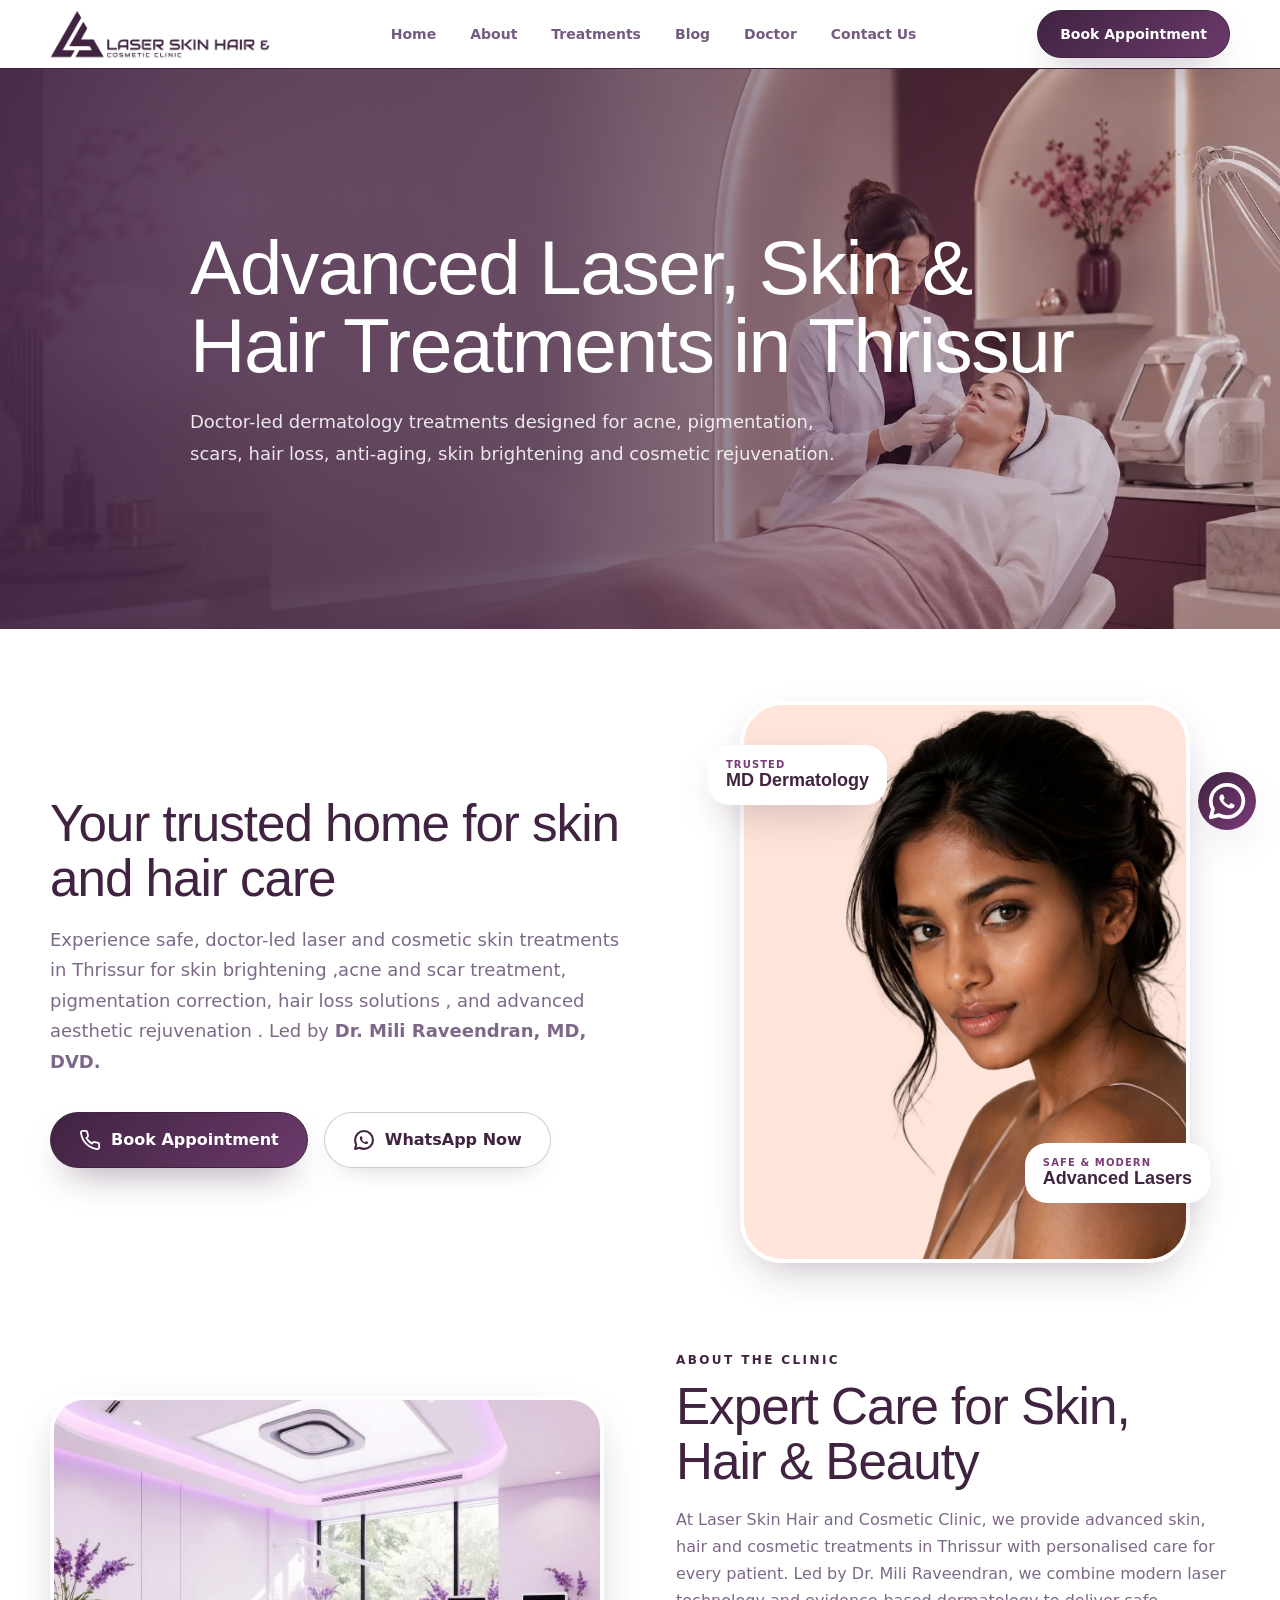
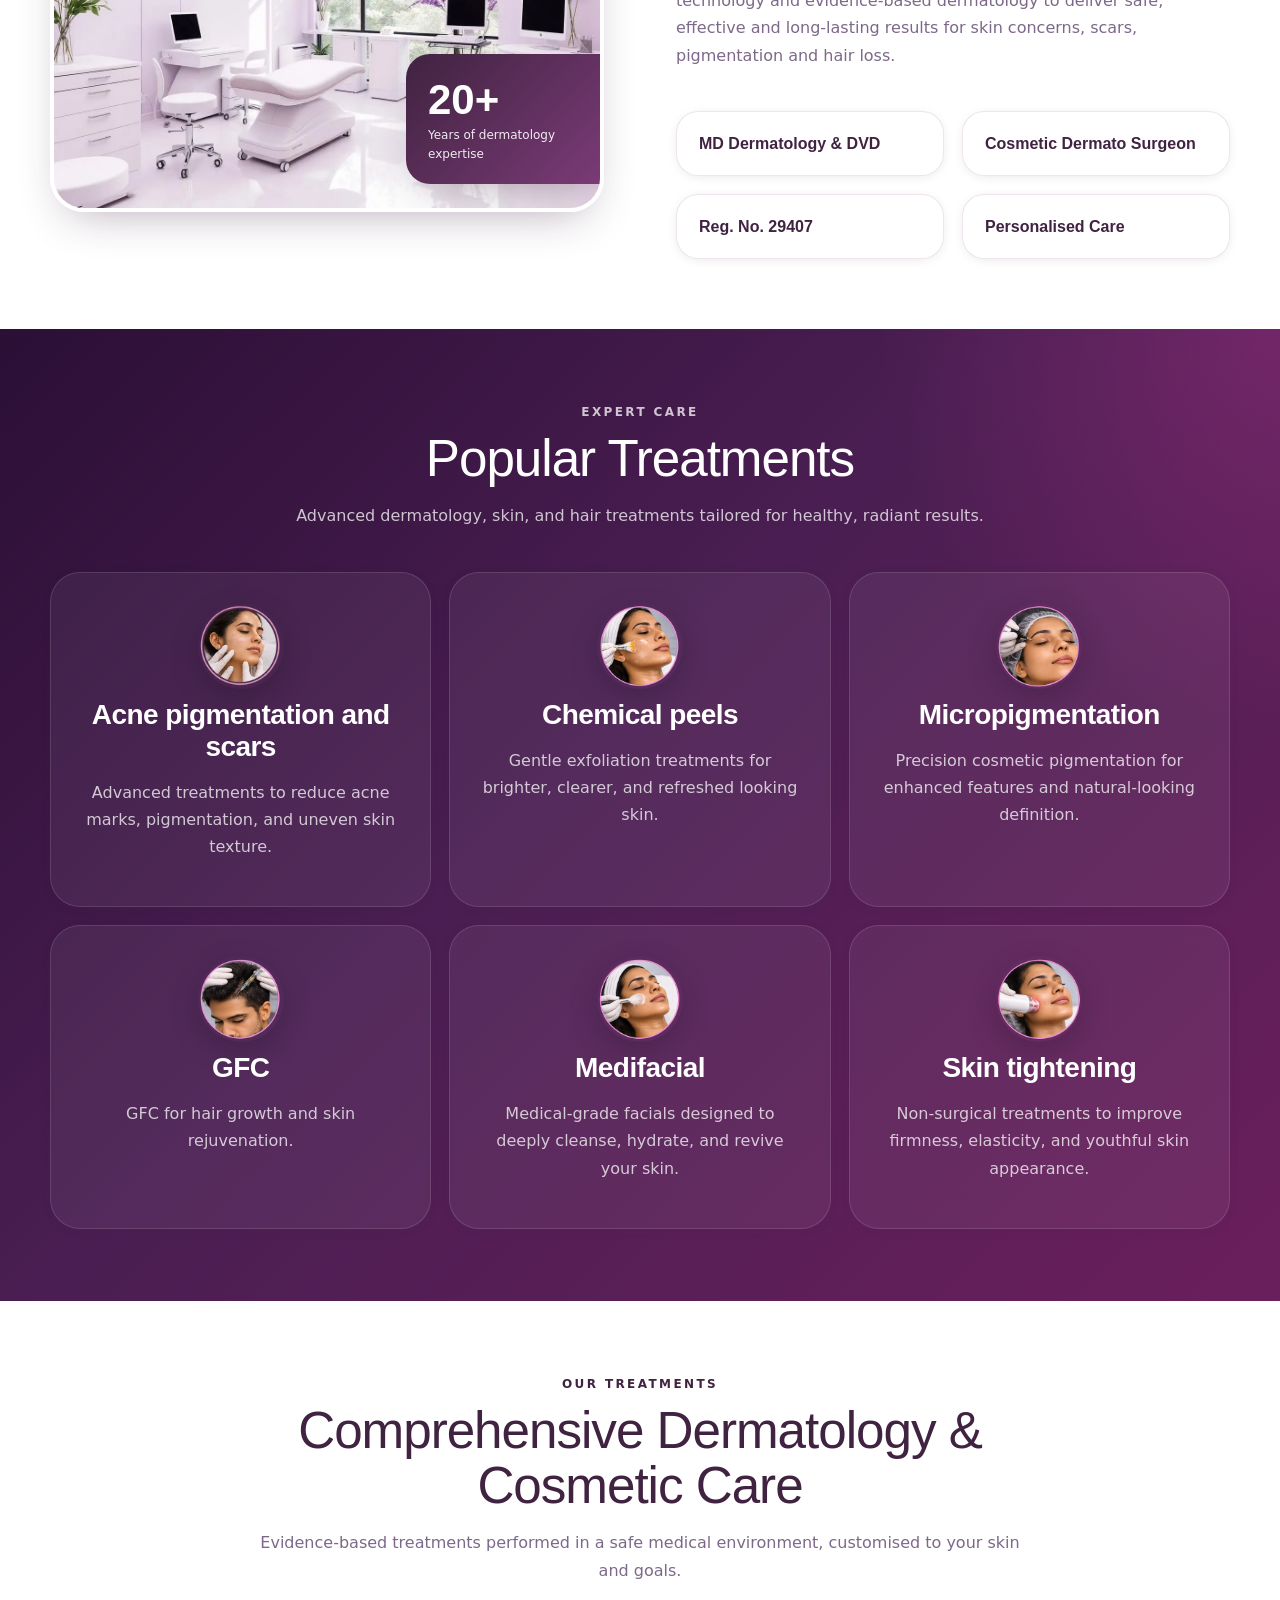
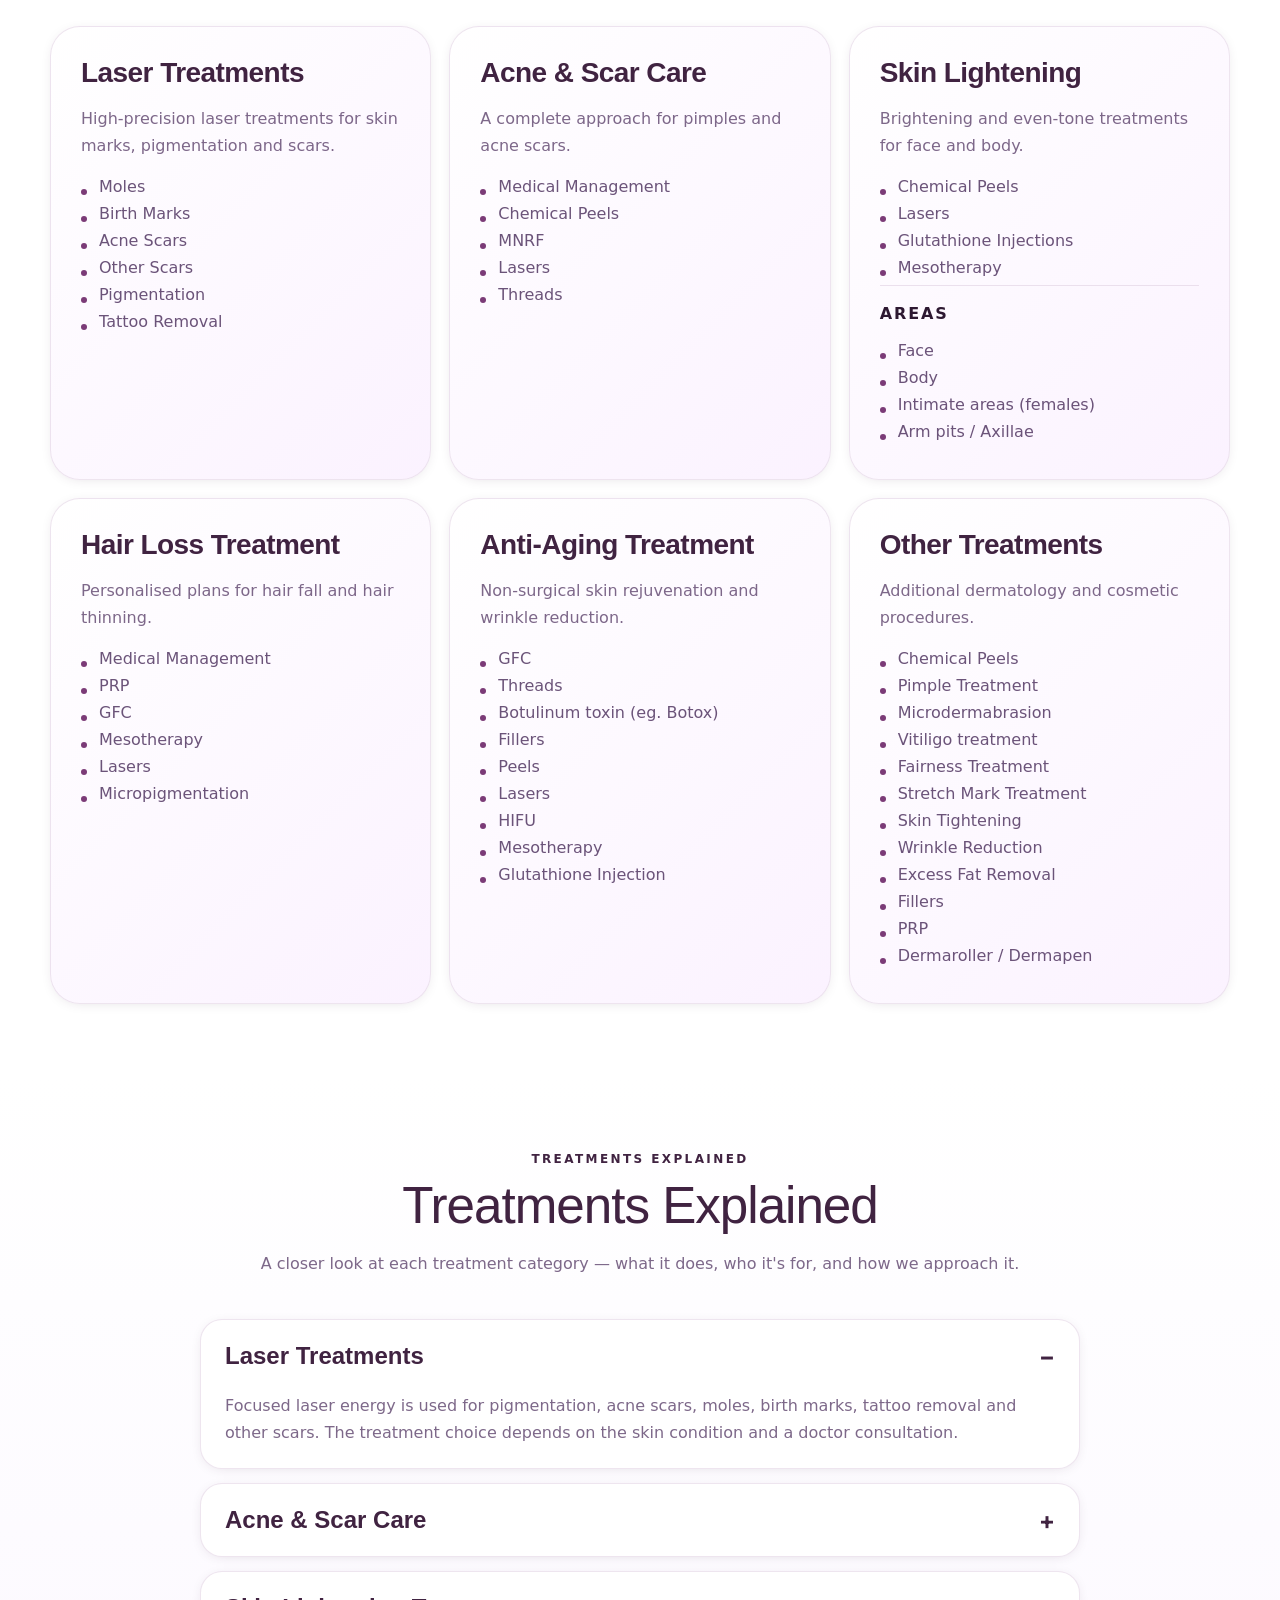
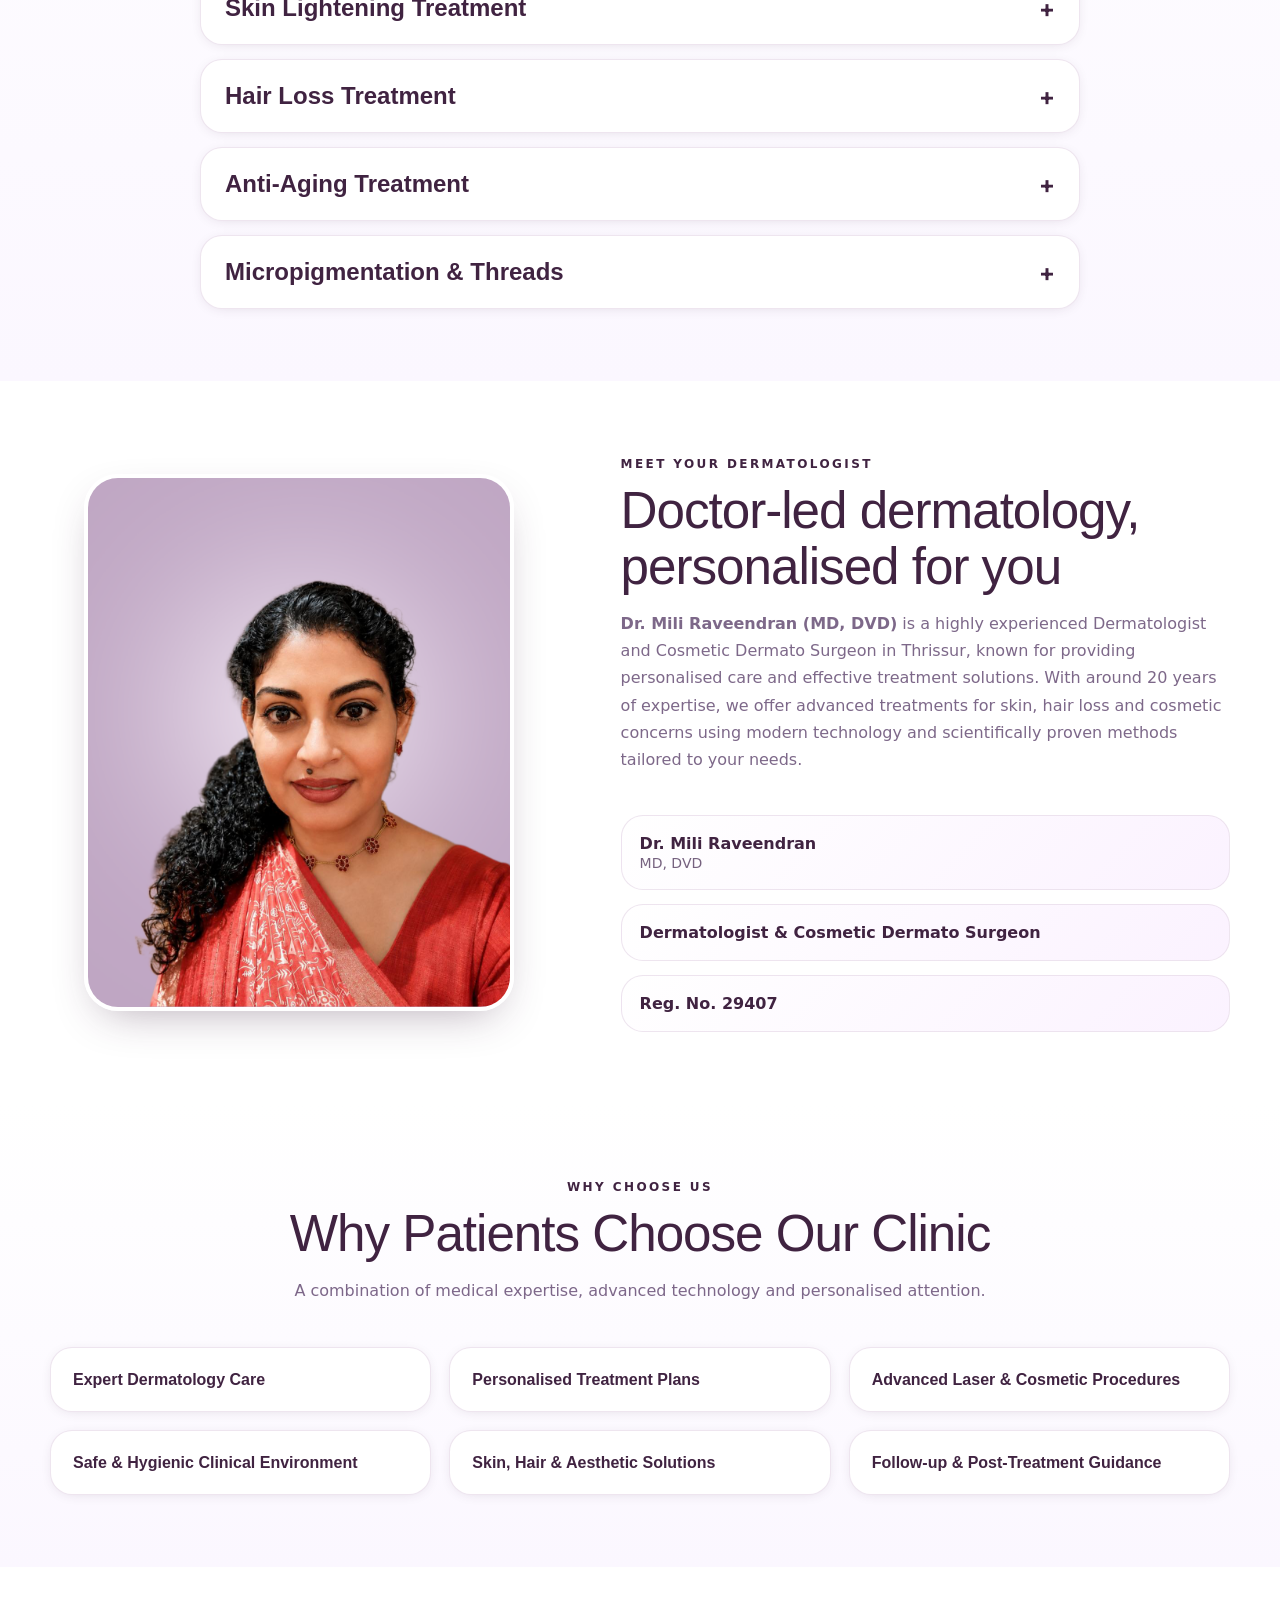
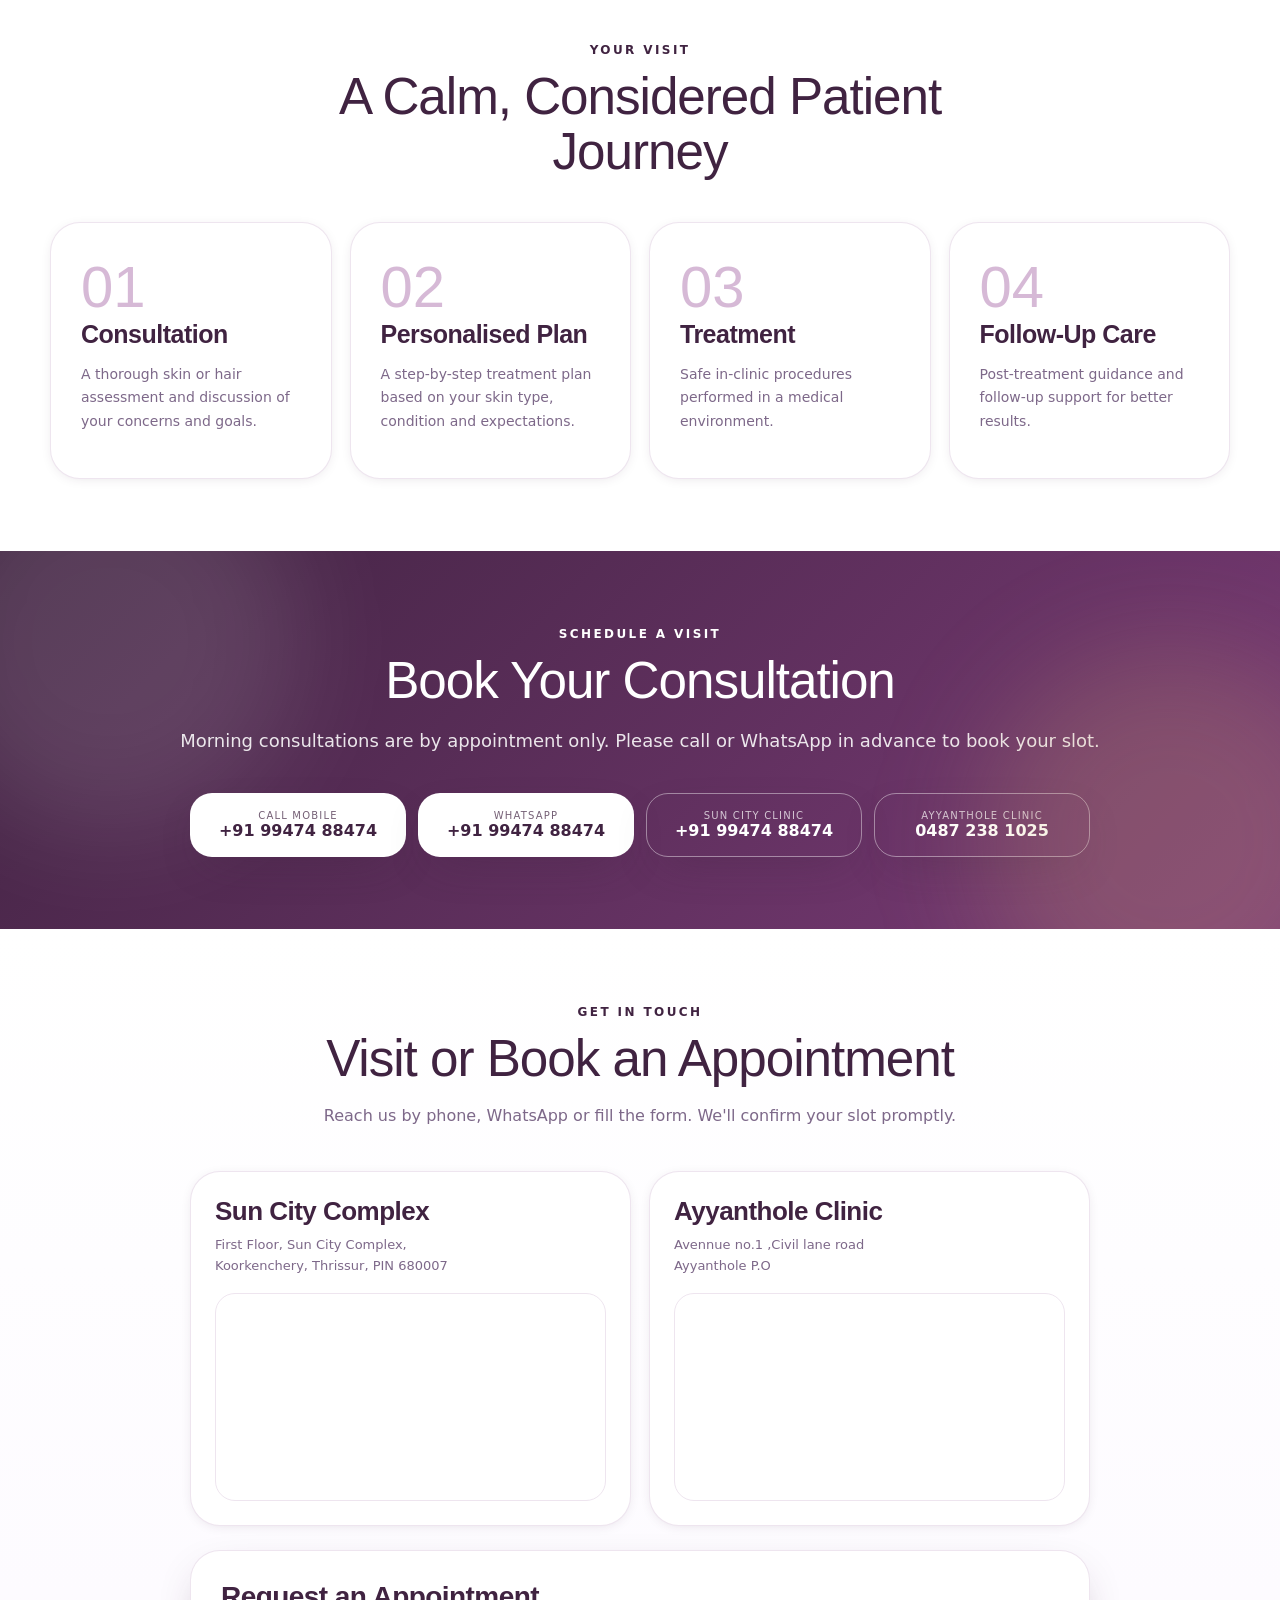
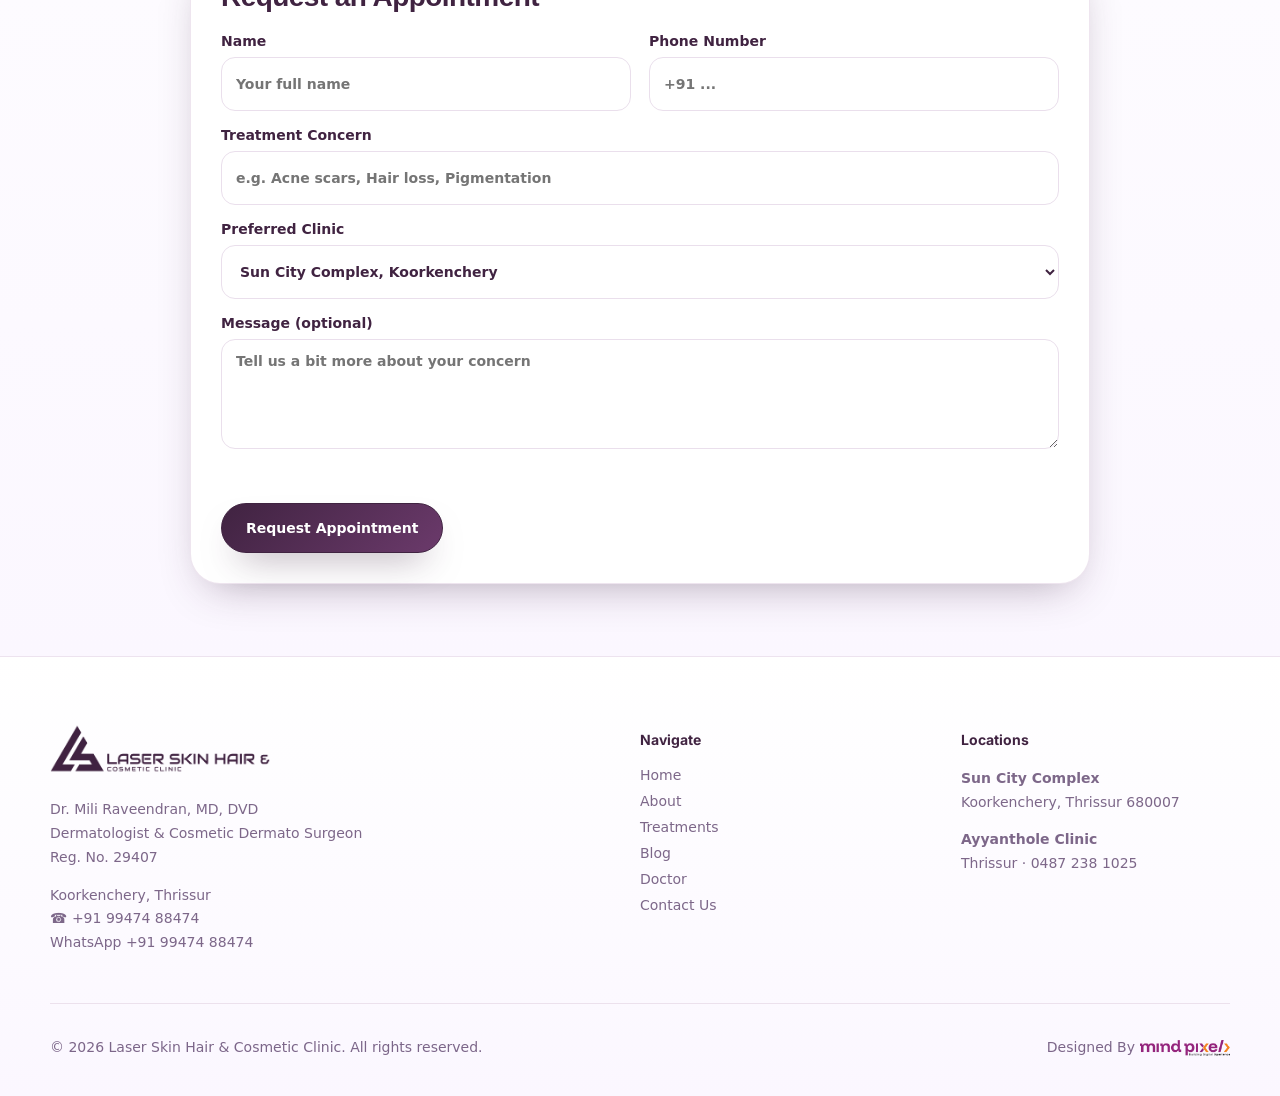
<file: index.html>
<!doctype html>
<html lang="en">

<head>

<!-- Google Tag Manager -->
<script>(function(w,d,s,l,i){w[l]=w[l]||[];w[l].push({'gtm.start':
new Date().getTime(),event:'gtm.js'});var f=d.getElementsByTagName(s)[0],
j=d.createElement(s),dl=l!='dataLayer'?'&l='+l:'';j.async=true;j.src=
'https://www.googletagmanager.com/gtm.js?id='+i+dl;f.parentNode.insertBefore(j,f);
})(window,document,'script','dataLayer','GTM-T8WS7QXZ');</script>
<!-- End Google Tag Manager -->


  <meta charset="utf-8" />
  <meta name="viewport" content="width=device-width, initial-scale=1" />
  <title>Best Laser Treatments in Thrissur | Skin & Hair Clinic</title>
  <meta name="description"
    content="Get advanced laser treatments in Thrissur for skin rejuvenation, hair removal, acne scars, pigmentation, and more at Laser Skin Hair & Cosmetic Clinic." />
  <link rel="preconnect" href="https://fonts.googleapis.com">
  <link rel="preconnect" href="https://fonts.gstatic.com" crossorigin>
  <link
    href="https://fonts.googleapis.com/css2?family=Cormorant+Garamond:wght@400;500;600;700&family=Inter:wght@300;400;500;600;700&display=swap"
    rel="stylesheet">
  <link rel="shortcut icon" type="image/x-icon" href="assets/images/fav-icon.webp" />
  <link rel="stylesheet" href="styles.css" />
</head>

<body>

<!-- Google Tag Manager (noscript) -->
<noscript><iframe src="https://www.googletagmanager.com/ns.html?id=GTM-T8WS7QXZ"
height="0" width="0" style="display:none;visibility:hidden"></iframe></noscript>
<!-- End Google Tag Manager (noscript) -->


  <!-- PRELOADER -->
  <div id="preloader">
    <img src="assets/images/main-logo-inverse.webp" alt="Laser Skin Hair & Cosmetic Clinic" />
  </div>
  <!--  -->


  <header class="site-header">
    <div class="container header-inner">
      <a class="brand" href="/" aria-label="Laser Skin Clinic home">
        <img class="brand-logo" src="assets/images/main-logo.webp" alt="Laser Skin Hair & Cosmetic Clinic">
      </a>

      <nav class="desktop-nav" aria-label="Main navigation">
        <a href="/">Home</a>
        <a href="/?scroll=about" data-scroll="about">About</a>
        <a href="/treatments">Treatments</a>
        <a href="/blogs">Blog</a>
        <a href="/?scroll=doctor" data-scroll="doctor">Doctor</a>
        <a href="/?scroll=contact" data-scroll="contact">Contact Us</a>
      </nav>

      <a class="btn btn-primary desktop-cta" href="tel:+919947488474">Book Appointment</a>
      <button class="menu-toggle" type="button" aria-label="Open menu" aria-expanded="false">☰</button>
    </div>
    <nav class="mobile-nav" aria-label="Mobile navigation">
      <a href="/">Home</a>
      <a href="/?scroll=about" data-scroll="about">About</a>
      <a href="/treatments">Treatments</a>
      <a href="/" data-scroll="services">Services</a>
      <a href="/blogs">Blog</a>
      <a href="/?scroll=doctor" data-scroll="doctor">Doctor</a>
      <a href="/?scroll=contact" data-scroll="contact">Contact Us</a>
      <a class="btn btn-primary" href="tel:+919947488474">Book Appointment</a>
    </nav>
  </header>

  <main>
    <section class="main-banner home-page-banner" id="home">
      <div class="main-banner-overlay"></div>

      <div class="container main-banner-content">
        <h1>Advanced Laser, Skin & Hair Treatments in Thrissur</h1>
        <p>
          Doctor-led dermatology treatments designed for acne, pigmentation, scars,
          hair loss, anti-aging, skin brightening and cosmetic rejuvenation.
        </p>

        <!-- <div class="treatment-hero-actions">
          <a class="btn btn-primary" href="tel:+919947488474">Book Appointment</a>
          <a class="btn btn-light" href="https://wa.me/919947488474" target="_blank" rel="noopener">
            WhatsApp Now
          </a>
        </div> -->
      </div>
    </section>

    <section class="hero">
      <div class="container hero-grid">
        <div class="hero-copy">
          <!-- <div class="pill">Dermatologist-led care · Thrissur</div> -->
          <h2>Your trusted home for skin and hair care</h2>
          <p>Experience safe, doctor-led laser and cosmetic skin treatments in Thrissur for skin brightening ,acne and
            scar treatment, pigmentation correction, hair loss solutions , and advanced aesthetic rejuvenation . Led by
            <b>Dr. Mili Raveendran, MD, DVD.</b>
          </p>
          <div class="button-row">
            <a class="btn btn-primary" href="tel:+919947488474">
              <svg viewBox="0 0 24 24" fill="none" aria-hidden="true">
                <path
                  d="M22 16.92v3a2 2 0 0 1-2.18 2A19.8 19.8 0 0 1 11.19 18.85a19.5 19.5 0 0 1-6-6A19.8 19.8 0 0 1 2.12 4.18 2 2 0 0 1 4.11 2h3a2 2 0 0 1 2 1.72c.13.96.35 1.89.66 2.78a2 2 0 0 1-.45 2.11L8.05 9.88a16 16 0 0 0 6.07 6.07l1.27-1.27a2 2 0 0 1 2.11-.45c.89.31 1.82.53 2.78.66A2 2 0 0 1 22 16.92z"
                  stroke="currentColor" stroke-width="2" stroke-linecap="round" stroke-linejoin="round" />
              </svg>
              Book Appointment
            </a>

            <a class="btn btn-light" href="https://wa.me/919947488474" target="_blank" rel="noopener">
              <svg viewBox="0 0 32 32" fill="none" aria-hidden="true">
                <path
                  d="M16.04 3C8.86 3 3.02 8.84 3.02 16.02c0 2.3.6 4.55 1.75 6.52L3 29l6.62-1.73a13 13 0 0 0 6.42 1.64h.01c7.18 0 13.02-5.84 13.02-13.02C29.07 8.84 23.23 3 16.04 3z"
                  stroke="currentColor" stroke-width="3" stroke-linejoin="round"></path>
                <path
                  d="M21.45 18.72c-.3-.15-1.76-.87-2.03-.97-.27-.1-.47-.15-.67.15-.2.3-.77.97-.95 1.17-.17.2-.35.22-.65.07-.3-.15-1.26-.46-2.4-1.48-.89-.79-1.49-1.77-1.66-2.07-.17-.3-.02-.46.13-.61.13-.13.3-.35.45-.52.15-.18.2-.3.3-.5.1-.2.05-.37-.02-.52-.07-.15-.67-1.62-.92-2.22-.24-.58-.49-.5-.67-.51h-.57c-.2 0-.52.07-.8.37-.27.3-1.05 1.02-1.05 2.5s1.07 2.9 1.22 3.1c.15.2 2.1 3.2 5.08 4.49.71.31 1.26.49 1.69.63.71.23 1.36.2 1.87.12.57-.08 1.76-.72 2.01-1.42.25-.7.25-1.3.17-1.42-.08-.13-.27-.2-.57-.35z"
                  fill="currentColor"></path>
              </svg>
              WhatsApp Now
            </a>
          </div>
        </div>
        <div class="hero-image-wrap">
          <div class="hero-image">
            <img src="assets/images/hero.png" alt="Premium dermatology and skincare in Thrissur" />
          </div>
          <div class="floating-card card-left"><small>Trusted</small><b>MD Dermatology</b></div>
          <div class="floating-card card-right"><small>Safe & Modern</small><b>Advanced Lasers</b></div>
        </div>
      </div>
    </section>

    <section class="section about-clinic-section" id="about">
      <div class="container two-col">
        <div class="image-card about-image">
          <img src="assets/images/clinic.webp" alt="Modern dermatology clinic interior" loading="lazy" />
          <div class="years-card"><b>20+</b><span>Years of dermatology expertise</span></div>
        </div>
        <div>
          <div class="section-head left">
            <span>About the clinic</span>
            <h2>Expert Care for Skin, Hair & Beauty</h2>
            <p>At Laser Skin Hair and Cosmetic Clinic, we provide advanced skin, hair and cosmetic treatments in
              Thrissur with personalised care for every patient. Led by Dr. Mili Raveendran, we combine modern laser
              technology and evidence-based dermatology to deliver safe, effective and long-lasting results for skin
              concerns, scars, pigmentation and hair loss. </p>
          </div>
          <div class="feature-grid two">
            <article><b>MD Dermatology & DVD</b></article>
            <article><b>Cosmetic Dermato Surgeon</b></article>
            <article><b>Reg. No. 29407</b></article>
            <article><b>Personalised Care</b></article>
          </div>
        </div>
      </div>
    </section>

    <section class="section popular-treatment-section">
      <div class="container">
        <div class="section-head">
          <span>EXPERT CARE</span>
          <h2>Popular Treatments</h2>
          <p>Advanced dermatology, skin, and hair treatments
            tailored for healthy, radiant results.
          </p>
        </div>
        <div class="card-grid three">
          <article class="focus-card">
            <div class="svc-face-icon">
              <img src="assets/images/icons/Acne & Scar Care.webp" alt="treatmenta icon">
            </div>
            <h3>Acne pigmentation and scars</h3>
            <p>Advanced treatments to reduce acne marks,
              pigmentation, and uneven skin texture.</p>
          </article>
          <article class="focus-card">
            <div class="svc-face-icon">
              <img src="assets/images/icons/Chemical peels.webp" alt="treatmenta icon">
            </div>
            <h3>Chemical peels</h3>
            <p>Gentle exfoliation treatments for brighter,
              clearer, and refreshed looking skin.</p>
          </article>
          <article class="focus-card">
            <div class="svc-face-icon">
              <img src="assets/images/icons/Micropigmentation.webp" alt="treatmenta icon">
            </div>
            <h3>Micropigmentation</h3>
            <p>Precision cosmetic pigmentation for enhanced
              features and natural-looking definition.</p>
          </article>
          <article class="focus-card">
            <div class="svc-face-icon">
              <img src="assets/images/icons/GFC.webp" alt="treatmenta icon">
            </div>
            <h3>GFC</h3>
            <p>GFC for hair growth and skin rejuvenation.</p>
          </article>
          <article class="focus-card">
            <div class="svc-face-icon">
              <img src="assets/images/icons/Medifacial.webp" alt="treatmenta icon">
            </div>
            <h3>Medifacial</h3>
            <p>Medical-grade facials designed to deeply
              cleanse, hydrate, and revive your skin.</p>
          </article>
          <article class="focus-card">
            <div class="svc-face-icon">
              <img src="assets/images/icons/Skin tightening.webp" alt="treatmenta icon">
            </div>
            <h3>Skin tightening</h3>
            <p>Non-surgical treatments to improve firmness,
              elasticity, and youthful skin appearance.</p>
          </article>
        </div>
      </div>
    </section>

    <section class="section" id="services">
      <div class="container">
        <div class="section-head">
          <span>Our Treatments</span>
          <h2>Comprehensive Dermatology & Cosmetic Care</h2>
          <p>Evidence-based treatments performed in a safe medical environment, customised to your skin and goals.</p>
        </div>
        <div class="card-grid three services-grid">
          <article class="service-card">
            <h3>Laser Treatments</h3>
            <p>High-precision laser treatments for skin marks, pigmentation and scars.</p>
            <ul>
              <li>Moles</li>
              <li>Birth Marks</li>
              <li>Acne Scars</li>
              <li>Other Scars</li>
              <li>Pigmentation</li>
              <li>Tattoo Removal</li>
            </ul>
          </article>
          <article class="service-card">
            <h3>Acne & Scar Care</h3>
            <p>A complete approach for pimples and acne scars.</p>
            <ul>
              <li>Medical Management</li>
              <li>Chemical Peels</li>
              <li>MNRF</li>
              <li>Lasers</li>
              <li>Threads</li>
            </ul>
          </article>
          <article class="service-card">
            <h3>Skin Lightening</h3>
            <p>Brightening and even-tone treatments for face and body.</p>
            <ul>
              <li>Chemical Peels</li>
              <li>Lasers</li>
              <li>Glutathione Injections</li>
              <li>Mesotherapy</li>
            </ul><b class="mini-title">Areas</b>
            <ul>
              <li>Face</li>
              <li>Body</li>
              <li>Intimate areas (females)</li>
              <li>Arm pits / Axillae</li>
            </ul>
          </article>
          <article class="service-card">
            <h3>Hair Loss Treatment</h3>
            <p>Personalised plans for hair fall and hair thinning.</p>
            <ul>
              <li>Medical Management</li>
              <li>PRP</li>
              <li>GFC</li>
              <li>Mesotherapy</li>
              <li>Lasers</li>
              <li>Micropigmentation</li>
            </ul>
          </article>
          <article class="service-card">
            <h3>Anti-Aging Treatment</h3>
            <p>Non-surgical skin rejuvenation and wrinkle reduction.</p>
            <ul>
              <li>GFC</li>
              <li>Threads</li>
              <li>Botulinum toxin (eg. Botox)</li>
              <li>Fillers</li>
              <li>Peels</li>
              <li>Lasers</li>
              <li>HIFU</li>
              <li>Mesotherapy</li>
              <li>Glutathione Injection</li>
            </ul>
          </article>
          <article class="service-card">
            <h3>Other Treatments</h3>
            <p>Additional dermatology and cosmetic procedures.</p>
            <ul>
              <li>Chemical Peels</li>
              <li>Pimple Treatment</li>
              <li>Microdermabrasion</li>
              <li>Vitiligo treatment</li>
              <li>Fairness Treatment</li>
              <li>Stretch Mark Treatment</li>
              <li>Skin Tightening</li>
              <li>Wrinkle Reduction</li>
              <li>Excess Fat Removal</li>
              <li>Fillers</li>
              <li>PRP</li>
              <li>Dermaroller / Dermapen</li>
            </ul>
          </article>
        </div>
        <!-- <div class="svc-grid-scene">
          <div class="svc-grid-bg"></div>
          <div class="svc-flip-grid">
            <div class="svc-flip-cell">
              <div class="svc-flip-inner">
                <div class="svc-face svc-face-front">
                  <h3>Laser Treatments</h3>
                  <p>Precision lasers for pigmentation, scars and marks.</p>
                </div>
                <div class="svc-face svc-face-back">
                  <h3>Laser Treatments</h3>
                  <p>High-precision laser treatments for skin marks, pigmentation and scars.</p>
                  <ul>
                    <li>Moles & Birth Marks</li>
                    <li>Acne & Other Scars</li>
                    <li>Pigmentation</li>
                    <li>Tattoo Removal</li>
                  </ul>
                </div>
              </div>
            </div>
            <div class="svc-flip-cell">
              <div class="svc-flip-inner">
                <div class="svc-face svc-face-front">
                  <h3>Acne & Scar Care</h3>
                  <p>Clear skin solutions for pimples and acne scars.</p>
                </div>
                <div class="svc-face svc-face-back">
                  <h3>Acne & Scar Care</h3>
                  <p>A complete approach for pimples and acne scars.</p>
                  <ul>
                    <li>Medical Management</li>
                    <li>Chemical Peels</li>
                    <li>MNRF & Lasers</li>
                    <li>Threads</li>
                  </ul>
                </div>
              </div>
            </div>
            <div class="svc-flip-cell">
              <div class="svc-flip-inner">
                <div class="svc-face svc-face-front">
                  <h3>Skin Lightening</h3>
                  <p>Even tone and glow for face and body.</p>
                </div>
                <div class="svc-face svc-face-back">
                  <h3>Skin Lightening</h3>
                  <p>Brightening and even-tone treatments for face and body.</p>
                  <ul>
                    <li>Chemical Peels & Lasers</li>
                    <li>Glutathione Injections</li>
                    <li>Mesotherapy</li>
                    <li>Face, Body & Intimate Areas</li>
                  </ul>
                </div>
              </div>
            </div>
            <div class="svc-flip-cell">
              <div class="svc-flip-inner">
                <div class="svc-face svc-face-front">
                  <h3>Hair Loss Treatment</h3>
                  <p>Restore growth with personalised plans.</p>
                </div>
                <div class="svc-face svc-face-back">
                  <h3>Hair Loss Treatment</h3>
                  <p>Personalised plans for hair fall and hair thinning.</p>
                  <ul>
                    <li>PRP & GFC</li>
                    <li>Mesotherapy</li>
                    <li>Lasers</li>
                    <li>Microblading</li>
                  </ul>
                </div>
              </div>
            </div>
            <div class="svc-flip-cell">
              <div class="svc-flip-inner">
                <div class="svc-face svc-face-front">

                  <h3>Anti-Aging Treatment</h3>
                  <p>Non-surgical rejuvenation and wrinkle reduction.</p>
                </div>
                <div class="svc-face svc-face-back">
                  <h3>Anti-Aging Treatment</h3>
                  <p>Non-surgical skin rejuvenation and wrinkle reduction.</p>
                  <ul>
                    <li>Botox & Fillers</li>
                    <li>Threads & HIFU</li>
                    <li>GFC & Lasers</li>
                    <li>Mesotherapy & Peels</li>
                  </ul>
                </div>
              </div>
            </div>
            <div class="svc-flip-cell">
              <div class="svc-flip-inner">
                <div class="svc-face svc-face-front">

                  <h3>Other Treatments</h3>
                  <p>Additional cosmetic and dermatology procedures.</p>
                </div>
                <div class="svc-face svc-face-back">
                  <h3>Other Treatments</h3>
                  <p>Additional dermatology and cosmetic procedures.</p>
                  <ul>
                    <li>Vitiligo & Skin Tightening</li>
                    <li>Stretch Mark Treatment</li>
                    <li>Microdermabrasion</li>
                    <li>PRP & Dermapen</li>
                  </ul>
                </div>
              </div>
            </div>
          </div>
        </div> -->
      </div>
    </section>

    <section class="section soft-bg" id="treatments">
      <div class="container narrow">
        <div class="section-head">
          <span>Treatments explained</span>
          <h2>Treatments Explained</h2>
          <p>A closer look at each treatment category — what it does, who it's for, and how we approach it.</p>
        </div>
        <div class="accordion">
          <details open>
            <summary>Laser Treatments</summary>
            <p>Focused laser energy is used for pigmentation, acne scars, moles, birth marks, tattoo removal and other
              scars. The treatment choice depends on the skin condition and a doctor consultation.</p>
          </details>
          <details>
            <summary>Acne & Scar Care</summary>
            <p>A multi-step approach for active pimples and scars using medical management, chemical peels, MNRF, lasers
              and threads. Plans are customised based on acne grade, skin type and scar depth.</p>
          </details>
          <details>
            <summary>Skin Lightening Treatment</summary>
            <p>Skin brightening and even-tone treatments using chemical peels, lasers, glutathione injections and
              mesotherapy. Areas may include face, body, axillae and selected intimate areas for females after
              consultation.</p>
          </details>
          <details>
            <summary>Hair Loss Treatment</summary>
            <p>Comprehensive hair fall treatment using medical management, PRP, GFC, scalp mesotherapy, lasers and
              microblading. Treatment depends on the cause of hair loss and scalp condition.</p>
          </details>
          <details>
            <summary>Anti-Aging Treatment</summary>
            <p>Non-surgical rejuvenation including botulinum toxin (eg. Botox), fillers, threads, HIFU, GFC, peels,
              lasers, mesotherapy and
              glutathione. Helps improve wrinkles, volume loss, skin laxity, dullness and texture.</p>
          </details>
          <details>
            <summary>Micropigmentation & Threads</summary>
            <p>Micropigmentation enhances eyebrow shape using semi-permanent pigment strokes. Thread treatments help
              lift and
              tighten selected facial areas. Suitability depends on consultation.</p>
          </details>
        </div>
      </div>
    </section>

    <section class="section" id="doctor">
      <div class="container two-col doctor-grid">
        <div class="doctor-photo image-card"><img src="assets/images/doctor.png"
            alt="Dr. Mili Raveendran — Dermatologist Thrissur" loading="lazy" /></div>
        <div>
          <div class="section-head left">
            <span>Meet your dermatologist</span>
            <h2>Doctor-led dermatology, personalised for you</h2>
            <p><b>Dr. Mili Raveendran (MD, DVD)</b> is a highly experienced Dermatologist and Cosmetic Dermato Surgeon
              in
              Thrissur, known for providing personalised care and effective treatment solutions. With around 20 years of
              expertise, we offer advanced treatments for skin, hair loss and cosmetic concerns using modern technology
              and scientifically proven methods tailored to your needs. </p>
          </div>
          <div class="stacked-list">
            <article><span><b>Dr. Mili Raveendran</b><small>MD, DVD</small></span></article>
            <article><span><b>Dermatologist & Cosmetic Dermato Surgeon</b></span></article>
            <article><span><b>Reg. No. 29407</b></span></article>
          </div>
        </div> 
      </div>
    </section>

    <section class="section soft-bg">
      <div class="container">
        <div class="section-head">
          <span>Why choose us</span>
          <h2>Why Patients Choose Our Clinic</h2>
          <p>A combination of medical expertise, advanced technology and personalised attention.</p>
        </div>
        <div class="feature-grid three">
          <article><b>Expert Dermatology Care</b></article>
          <article><b>Personalised Treatment Plans</b></article>
          <article><b>Advanced Laser & Cosmetic Procedures</b></article>
          <article><b>Safe & Hygienic Clinical Environment</b></article>
          <article><b>Skin, Hair & Aesthetic Solutions</b></article>
          <article><b>Follow-up & Post-Treatment Guidance</b></article>
        </div>
      </div>
    </section>

    <section class="section">
      <div class="container">
        <div class="section-head">
          <span>Your visit</span>
          <h2>A Calm, Considered Patient Journey</h2>
        </div>
        <div class="journey-grid">
          <article><strong>01</strong>
            <h3>Consultation</h3>
            <p>A thorough skin or hair assessment and discussion of your concerns and goals.</p>
          </article>
          <article><strong>02</strong>
            <h3>Personalised Plan</h3>
            <p>A step-by-step treatment plan based on your skin type, condition and expectations.</p>
          </article>
          <article><strong>03</strong>
            <h3>Treatment</h3>
            <p>Safe in-clinic procedures performed in a medical environment.</p>
          </article>
          <article><strong>04</strong>
            <h3>Follow-Up Care</h3>
            <p>Post-treatment guidance and follow-up support for better results.</p>
          </article>
        </div>
      </div>
    </section>

    <section class="cta-section">
      <div class="container cta-inner">
        <span>Schedule a visit</span>
        <h2>Book Your Consultation</h2>
        <p>Morning consultations are by appointment only. Please call or WhatsApp in advance to book your slot.</p>
        <div class="cta-grid">
          <a href="tel:+919947488474"><small>Call Mobile</small><b>+91 99474 88474</b></a>
          <a href="https://wa.me/919947488474" target="_blank" rel="noopener"><small>WhatsApp</small><b>+91 99474
              88474</b></a>
          <a href="tel:919947488474"><small>Sun City Clinic</small><b>+91 99474 88474</b></a>
          <a href="tel:04872381025"><small>Ayyanthole Clinic</small><b>0487 238 1025</b></a>
        </div>
      </div>
    </section>

    <section class="section soft-bg" id="contact">
      <div class="container">
        <div class="section-head">
          <span>Get in touch</span>
          <h2>Visit or Book an Appointment</h2>
          <p>Reach us by phone, WhatsApp or fill the form. We'll confirm your slot promptly.</p>
        </div>
        <div class="contact-grid">
          <div class="location-stack">
            <article class="location-card">
              <h3>Sun City Complex</h3>
              <p>First Floor, Sun City Complex,<br>Koorkenchery, Thrissur, PIN 680007</p>
              <div class="map-placeholder"><iframe
                  src="https://www.google.com/maps/embed?pb=!1m18!1m12!1m3!1d3039.2769966417204!2d76.20869647365159!3d10.503348964174174!2m3!1f0!2f0!3f0!3m2!1i1024!2i768!4f13.1!3m3!1m2!1s0x3ba7ee25bb3a2365%3A0x9ed9caad63fbaf4!2sLaser%20skin%20hair%20and%20cosmetic%20clinic!5e1!3m2!1sen!2sin!4v1778932696538!5m2!1sen!2sin"
                  width="600" height="450" style="border:0;" allowfullscreen="" loading="lazy"
                  referrerpolicy="no-referrer-when-downgrade"></iframe></div>
            </article>
            <article class="location-card">
              <h3>Ayyanthole Clinic</h3>
              <p>Avennue no.1 ,Civil lane road <br>Ayyanthole P.O</p>
              <div class="map-placeholder"><iframe
                  src="https://www.google.com/maps/embed?pb=!1m17!1m12!1m3!1d3028.8895303567324!2d76.19151107503833!3d10.520822589612811!2m3!1f0!2f0!3f0!3m2!1i1024!2i768!4f13.1!3m2!1m1!2zMTDCsDMxJzE1LjAiTiA3NsKwMTEnMzguNyJF!5e1!3m2!1sen!2sin!4v1779258172144!5m2!1sen!2sin"
                  width="600" height="450" style="border:0;" allowfullscreen="" loading="lazy"
                  referrerpolicy="no-referrer-when-downgrade"></iframe></div>
            </article>
          </div>
          <form class="appointment-form" id="appointmentForm" novalidate>
            <h3>Request an Appointment</h3>
            <div class="form-row">
              <label>Name<input id="name" name="name" placeholder="Your full name" /></label>
              <label>Phone Number<input id="phone" name="phone" placeholder="+91 ..." /></label>
            </div>
            <label>Treatment Concern<input id="concern" name="concern"
                placeholder="e.g. Acne scars, Hair loss, Pigmentation" /></label>
            <label>Preferred Clinic<select id="clinic" name="clinic">
                <option>Sun City Complex, Koorkenchery</option>
                <option>Ayyanthole Clinic</option>
              </select></label>
            <label>Message (optional)<textarea id="message" name="message" rows="4"
                placeholder="Tell us a bit more about your concern"></textarea></label>
            <p class="form-error" id="formError" aria-live="polite"></p>
            <button class="btn btn-primary" type="submit">Request Appointment</button>
          </form>
        </div>
      </div>
    </section>
  </main>

  <footer class="footer">
    <div class="container footer-grid">
      <div class="footer-main">
        <div class="brand footer-brand"><a class="brand" href="/" aria-label="Laser Skin Clinic home">
            <img class="brand-logo" src="assets/images/main-logo.webp" alt="Laser Skin Hair & Cosmetic Clinic">
          </a></div>
        <p>Dr. Mili Raveendran, MD, DVD<br>Dermatologist & Cosmetic Dermato Surgeon<br>Reg. No. 29407</p>
        <p>Koorkenchery, Thrissur<br>☎ +91 99474 88474<br>WhatsApp +91 99474 88474</p>
      </div>
      <div>
        <h4>Navigate</h4> <a href="/">Home</a>
        <a href="/?scroll=about" data-scroll="about">About</a>
        <a href="/treatments">Treatments</a>
        <a href="/blogs">Blog</a>
        <a href="/?scroll=doctor" data-scroll="doctor">Doctor</a>
        <a href="/?scroll=contact" data-scroll="contact">Contact Us</a>
      </div>
      <div>
        <h4>Locations</h4>
        <p><b>Sun City Complex</b><br>Koorkenchery, Thrissur 680007</p>
        <p><b>Ayyanthole Clinic</b><br>Thrissur · 0487 238 1025</p>
      </div>
    </div>
    <div class="container footer-bottom">
      <!-- <p><em>Treatment results may vary from person to person. Consultation with the doctor is required before starting
          any procedure.</em></p> -->
      <p>© <span id="year"></span> Laser Skin Hair & Cosmetic Clinic. All rights reserved.</p>
              <span class="footer-image-sb">
          <p>Designed By</p><a href="https://mpxcode.com/" target="_blank"><img src="assets/images/mindpixel.webp"
              alt="mindpixel" width="180" height="180" /></a>
        </span>
    </div>
  </footer>

  <a class="floating-whatsapp"
    href="https://wa.me/919947488474?text=Hello%20Dr.%20Mili,%20I'd%20like%20to%20book%20a%20consultation"
    target="_blank" rel="noopener" aria-label="WhatsApp"> <svg viewBox="0 0 32 32" fill="none" aria-hidden="true">
      <path
        d="M16.04 3C8.86 3 3.02 8.84 3.02 16.02c0 2.3.6 4.55 1.75 6.52L3 29l6.62-1.73a13 13 0 0 0 6.42 1.64h.01c7.18 0 13.02-5.84 13.02-13.02C29.07 8.84 23.23 3 16.04 3z"
        stroke="currentColor" stroke-width="3" stroke-linejoin="round" />
      <path
        d="M21.45 18.72c-.3-.15-1.76-.87-2.03-.97-.27-.1-.47-.15-.67.15-.2.3-.77.97-.95 1.17-.17.2-.35.22-.65.07-.3-.15-1.26-.46-2.4-1.48-.89-.79-1.49-1.77-1.66-2.07-.17-.3-.02-.46.13-.61.13-.13.3-.35.45-.52.15-.18.2-.3.3-.5.1-.2.05-.37-.02-.52-.07-.15-.67-1.62-.92-2.22-.24-.58-.49-.5-.67-.51h-.57c-.2 0-.52.07-.8.37-.27.3-1.05 1.02-1.05 2.5s1.07 2.9 1.22 3.1c.15.2 2.1 3.2 5.08 4.49.71.31 1.26.49 1.69.63.71.23 1.36.2 1.87.12.57-.08 1.76-.72 2.01-1.42.25-.7.25-1.3.17-1.42-.08-.13-.27-.2-.57-.35z"
        fill="currentColor" />
    </svg></a>
  <script src="script.js"></script>
</body>

</html>
</file>
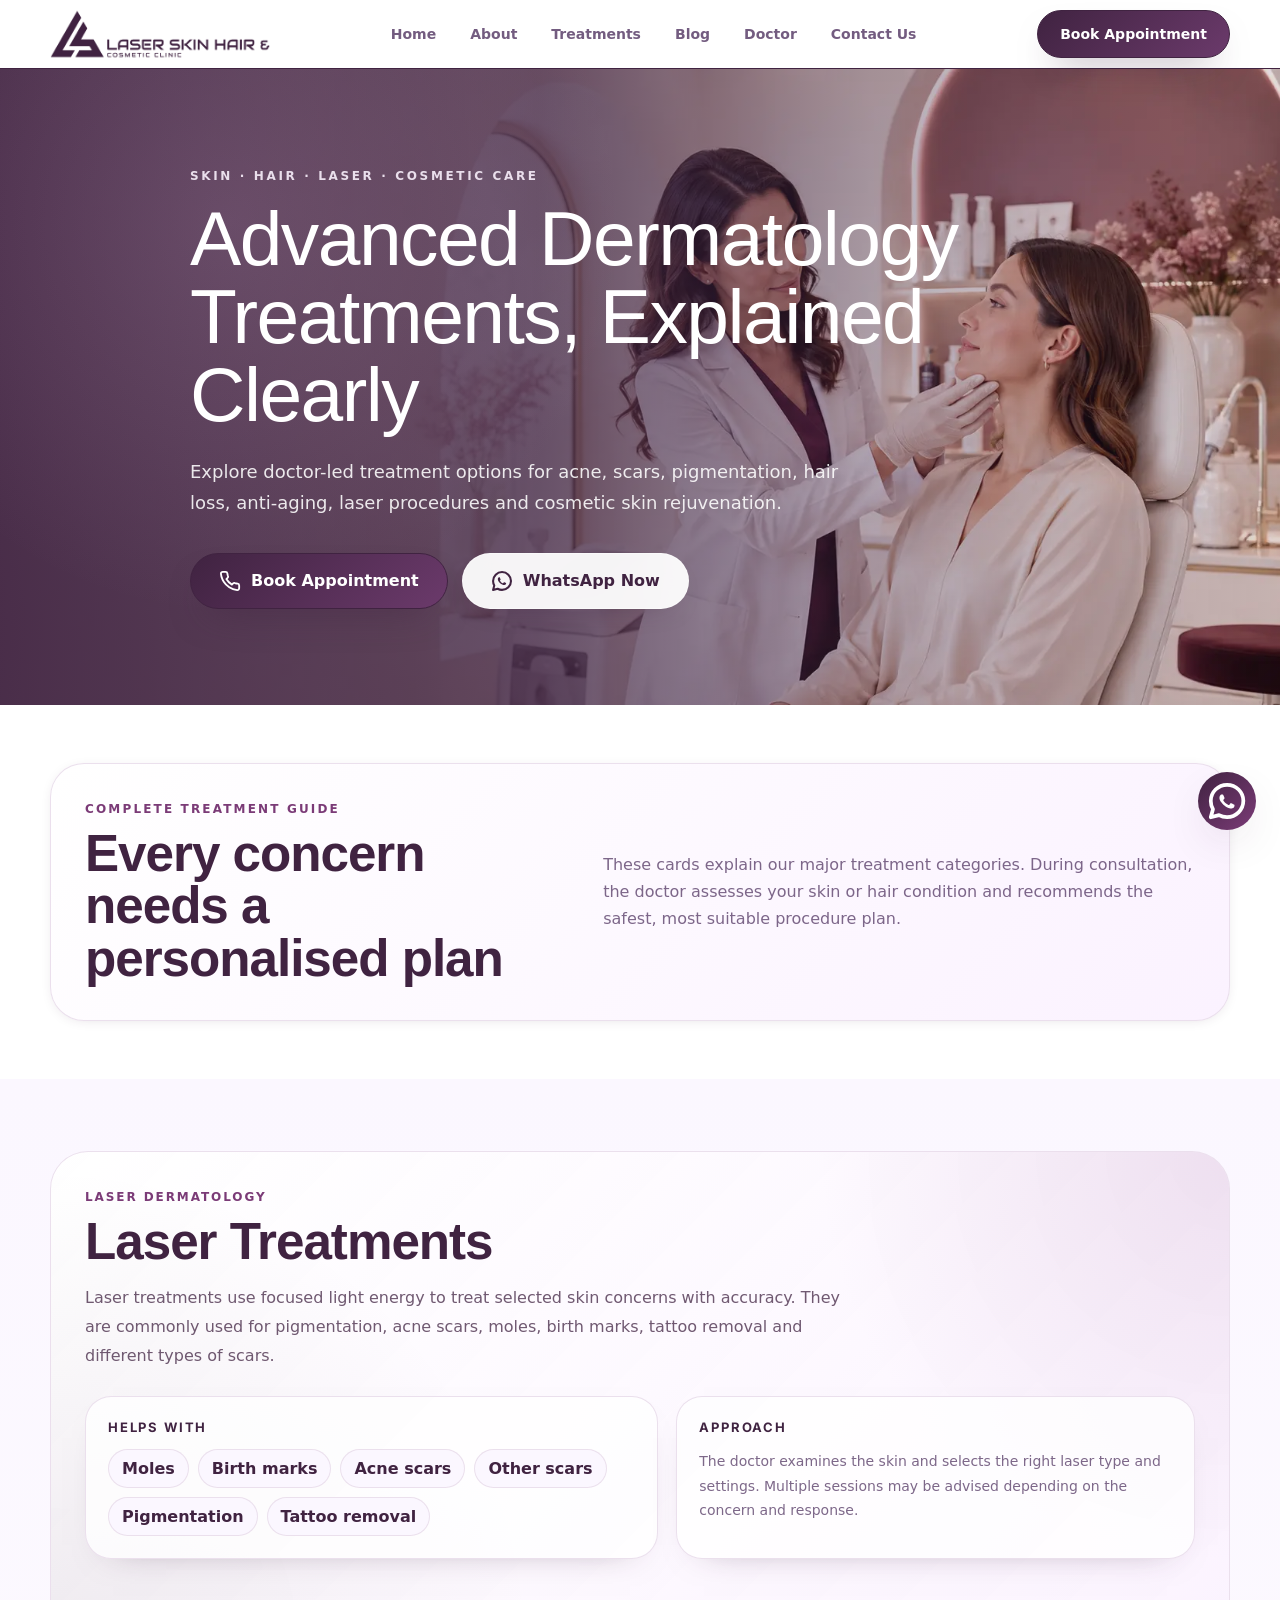
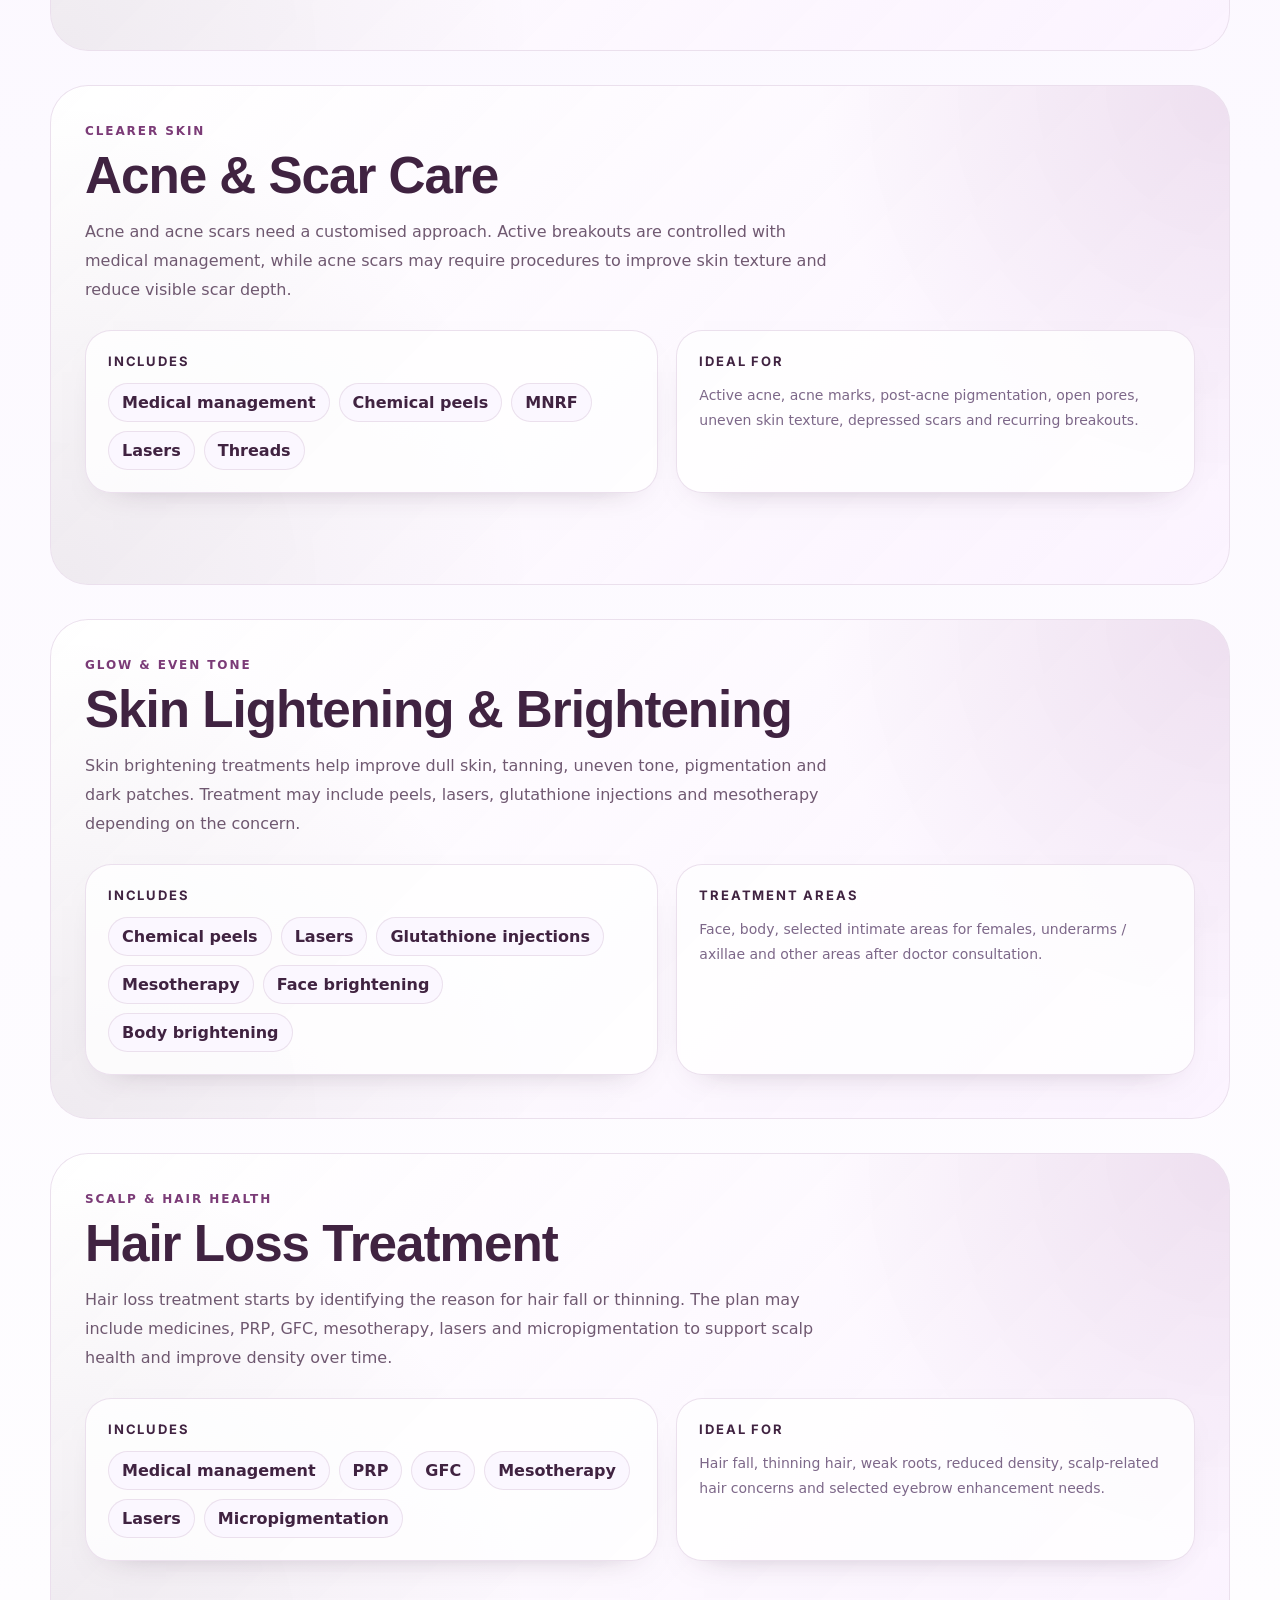
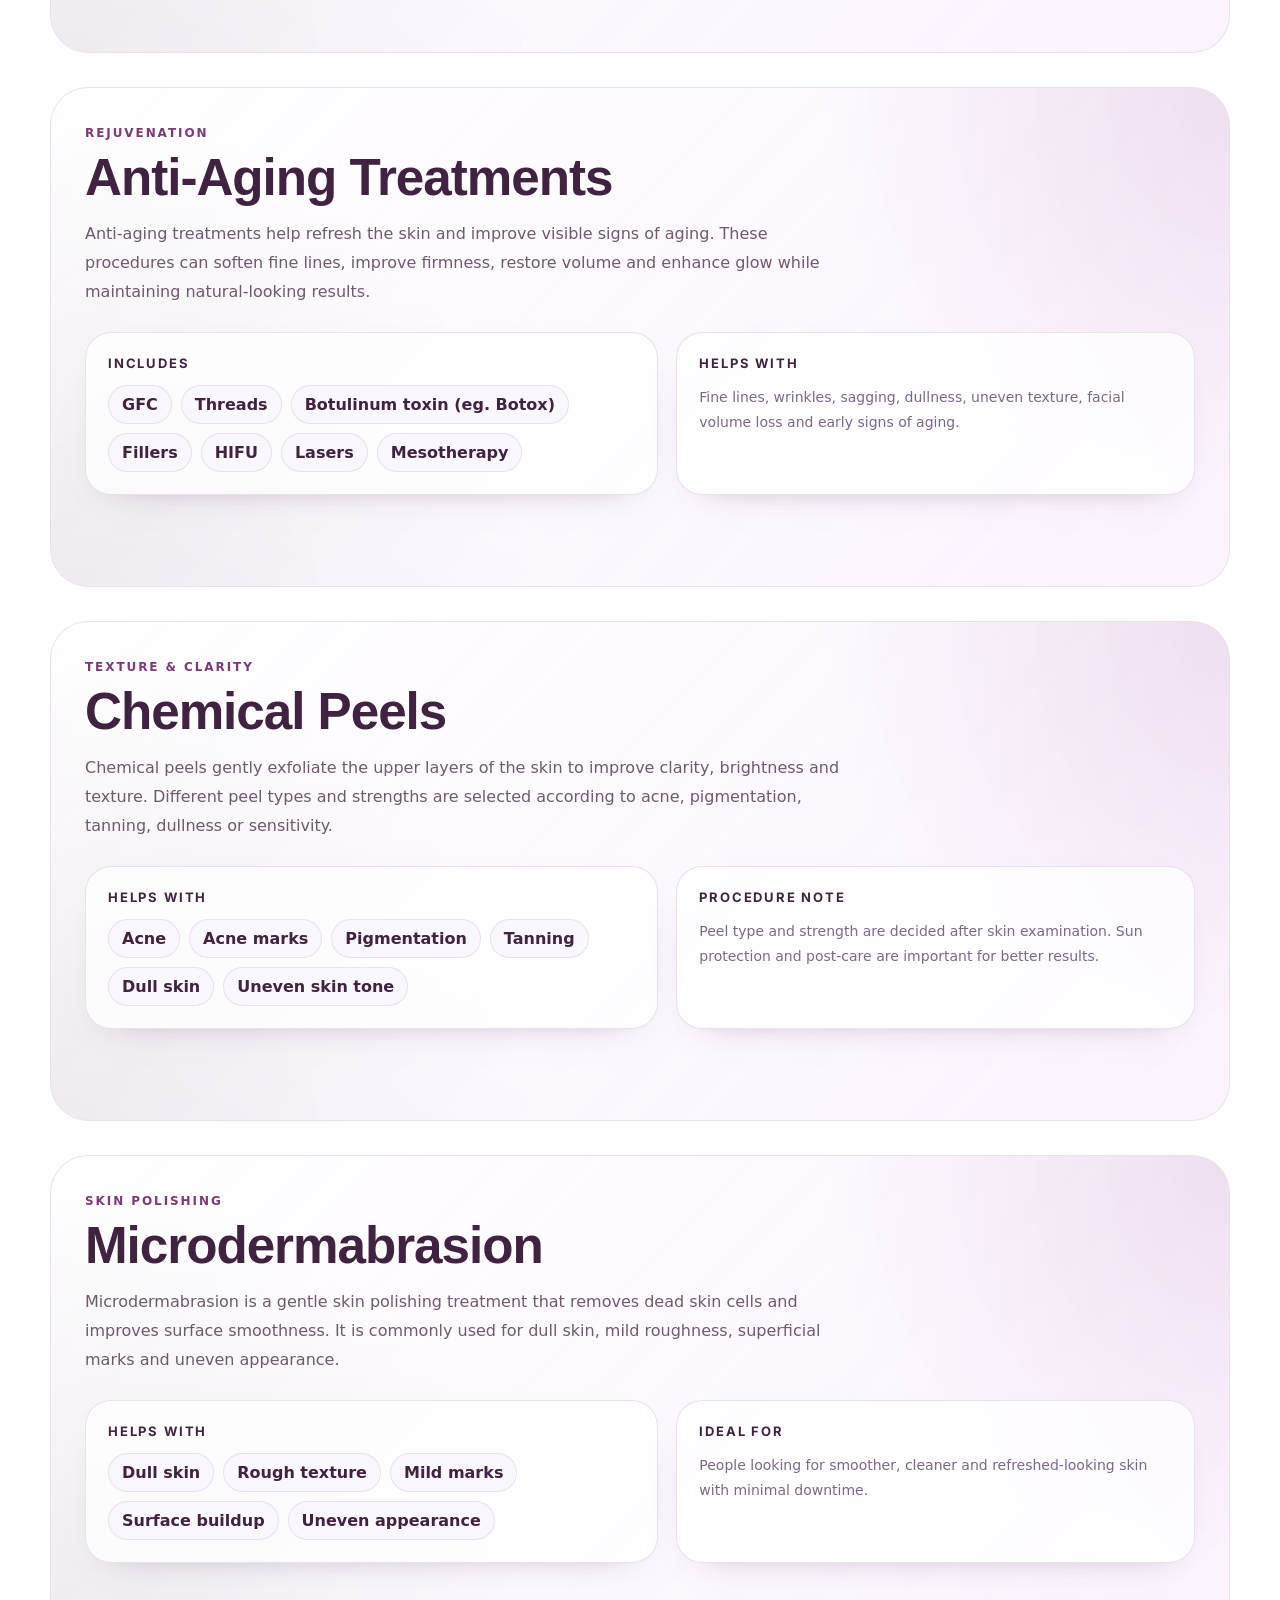
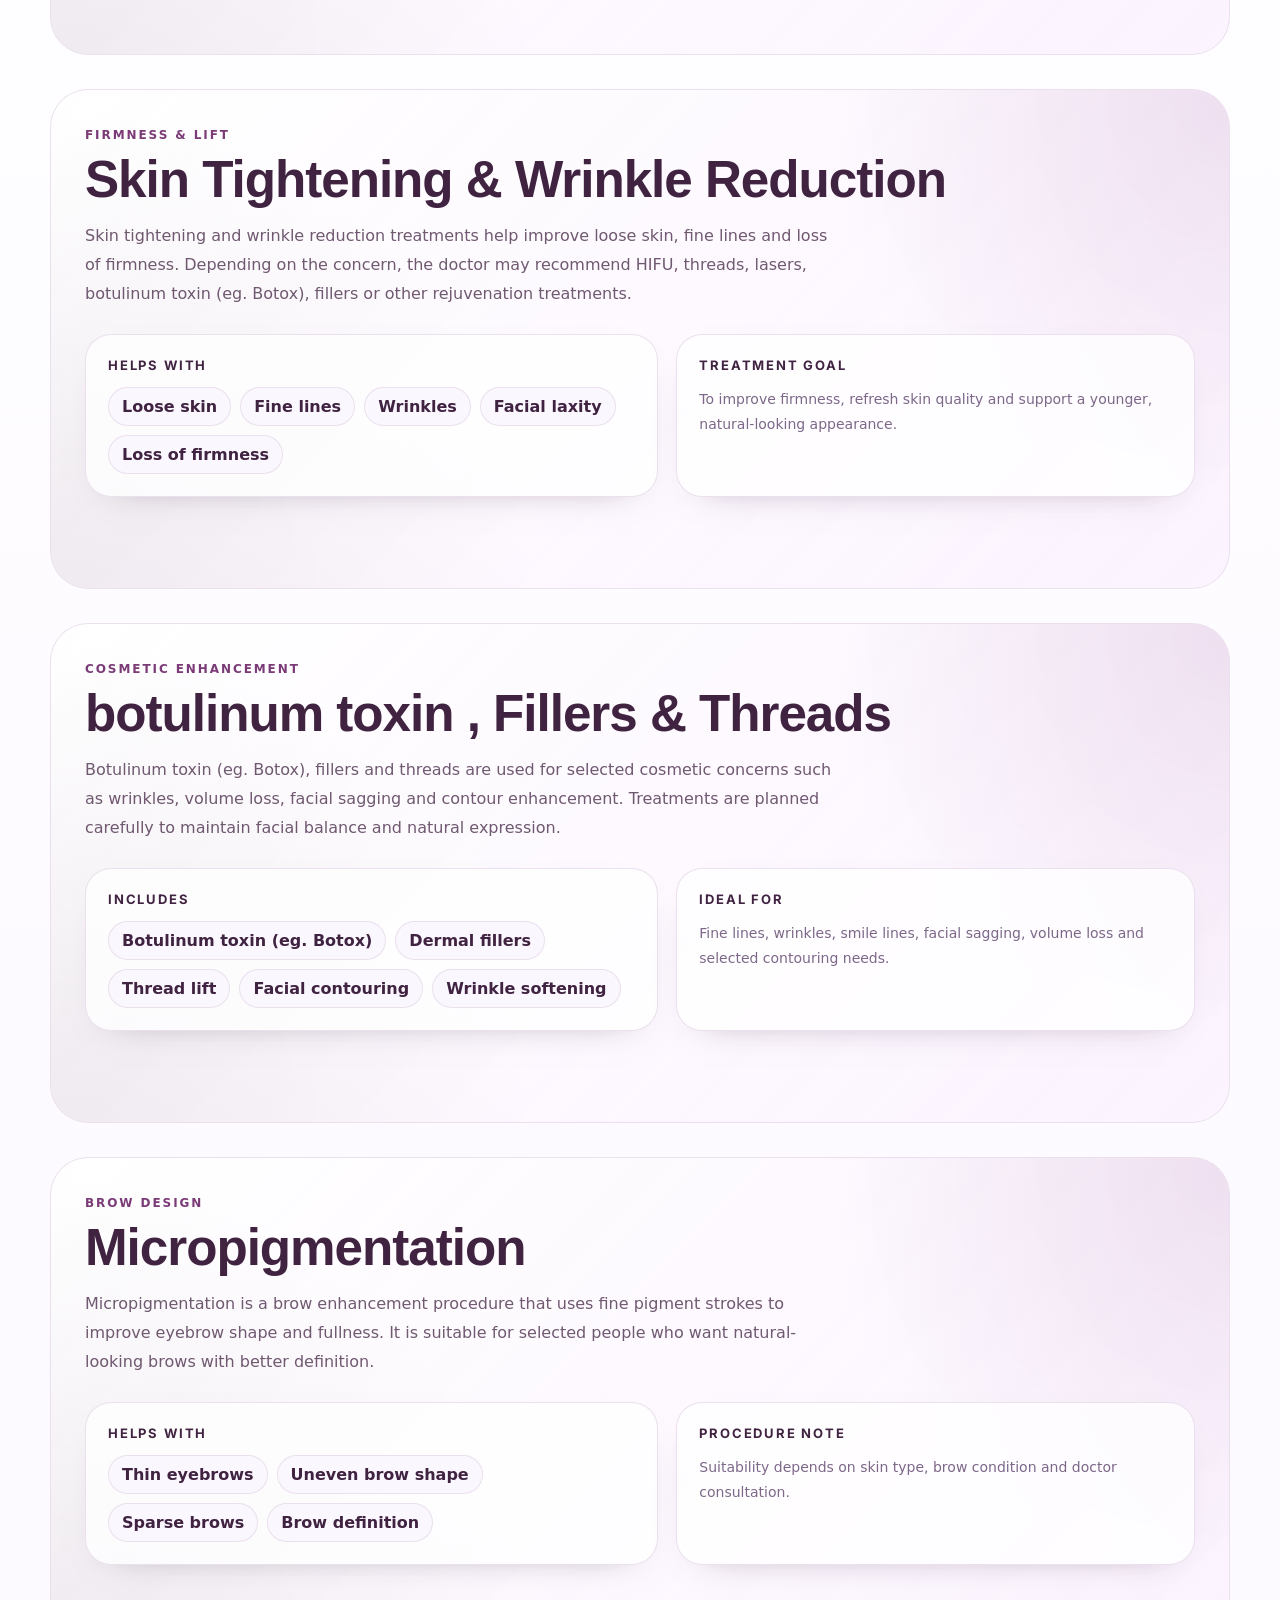
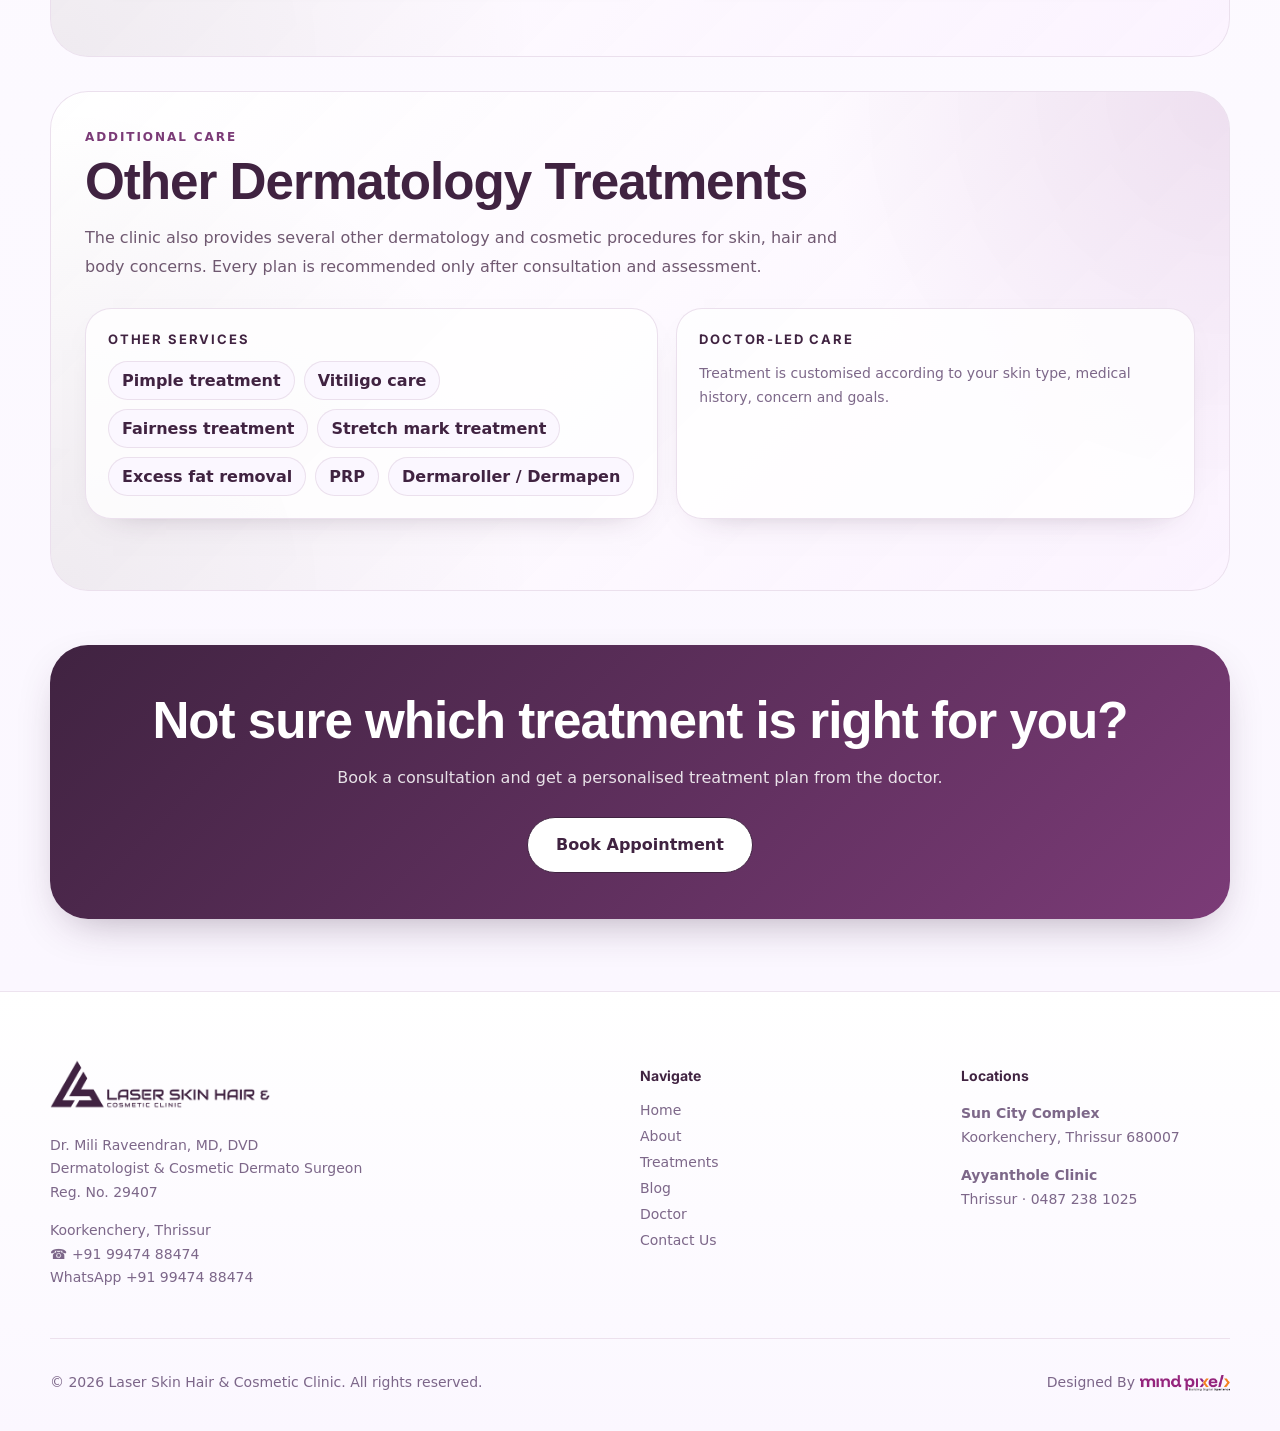
<file: treatments.html>
<!doctype html>
<html lang="en">

<head>

<!-- Google Tag Manager -->
<script>(function(w,d,s,l,i){w[l]=w[l]||[];w[l].push({'gtm.start':
new Date().getTime(),event:'gtm.js'});var f=d.getElementsByTagName(s)[0],
j=d.createElement(s),dl=l!='dataLayer'?'&l='+l:'';j.async=true;j.src=
'https://www.googletagmanager.com/gtm.js?id='+i+dl;f.parentNode.insertBefore(j,f);
})(window,document,'script','dataLayer','GTM-T8WS7QXZ');</script>
<!-- End Google Tag Manager -->


  <meta charset="utf-8" />
  <meta name="viewport" content="width=device-width, initial-scale=1" />
  <title>Treatments | Laser Skin Hair & Cosmetic Clinic</title>
  <meta name="description"
    content="Complete treatment details for laser, acne scars, pigmentation, hair loss, anti-aging, skin lightening and cosmetic dermatology treatments in Thrissur." />

  <link rel="preconnect" href="https://fonts.googleapis.com">
  <link rel="preconnect" href="https://fonts.gstatic.com" crossorigin>
  <link
    href="https://fonts.googleapis.com/css2?family=Cormorant+Garamond:wght@400;500;600;700&family=Inter:wght@300;400;500;600;700&display=swap"
    rel="stylesheet">
  <link rel="shortcut icon" type="image/x-icon" href="assets/images/fav-icon.webp" />
  <link rel="stylesheet" href="styles.css" />
</head>

<body>

<!-- Google Tag Manager (noscript) -->
<noscript><iframe src="https://www.googletagmanager.com/ns.html?id=GTM-T8WS7QXZ"
height="0" width="0" style="display:none;visibility:hidden"></iframe></noscript>
<!-- End Google Tag Manager (noscript) -->


  <!-- PRELOADER -->
  <div id="preloader">
    <img src="assets/images/main-logo-inverse.webp" alt="Laser Skin Hair & Cosmetic Clinic" />
  </div>
  <!--  -->

  <header class="site-header">
    <div class="container header-inner">
      <a class="brand" href="index.html" aria-label="Laser Skin Clinic home">
        <img class="brand-logo" src="assets/images/main-logo.webp" alt="Laser Skin Hair & Cosmetic Clinic">
      </a>

      <nav class="desktop-nav" aria-label="Main navigation">
        <a href="/">Home</a>
        <a href="/?scroll=about" data-scroll="about">About</a>
        <a href="/treatments">Treatments</a>
        <a href="/blogs">Blog</a>
        <a href="/?scroll=doctor" data-scroll="doctor">Doctor</a>
        <a href="/?scroll=contact" data-scroll="contact">Contact Us</a>
      </nav>

      <a class="btn btn-primary desktop-cta" href="tel:+919947488474">Book Appointment</a>
      <button class="menu-toggle" type="button" aria-label="Open menu" aria-expanded="false">☰</button>
    </div>

    <nav class="mobile-nav" aria-label="Mobile navigation">
      <a href="/">Home</a>
      <a href="/?scroll=about" data-scroll="about">About</a>
      <a href="/treatments">Treatments</a>
      <a href="/blogs">Blog</a>
      <a href="/?scroll=doctor" data-scroll="doctor">Doctor</a>
      <a href="/?scroll=contact" data-scroll="contact">Contact Us</a>
      <a class="btn btn-primary" href="tel:+919947488474">Book Appointment</a>
    </nav>
  </header>

  <main>

    <section class="main-banner treatment-page-banner">
      <div class="main-banner-overlay"></div>

      <div class="container main-banner-content">
        <span>Skin · Hair · Laser · Cosmetic Care</span>
        <h1>Advanced Dermatology Treatments, Explained Clearly</h1>
        <p>
          Explore doctor-led treatment options for acne, scars, pigmentation, hair loss,
          anti-aging, laser procedures and cosmetic skin rejuvenation.
        </p>

        <div class="treatment-hero-actions">
          <a class="btn btn-primary" href="tel:+919947488474">
            <svg viewBox="0 0 24 24" fill="none" aria-hidden="true">
              <path
                d="M22 16.92v3a2 2 0 0 1-2.18 2A19.8 19.8 0 0 1 11.19 18.85a19.5 19.5 0 0 1-6-6A19.8 19.8 0 0 1 2.12 4.18 2 2 0 0 1 4.11 2h3a2 2 0 0 1 2 1.72c.13.96.35 1.89.66 2.78a2 2 0 0 1-.45 2.11L8.05 9.88a16 16 0 0 0 6.07 6.07l1.27-1.27a2 2 0 0 1 2.11-.45c.89.31 1.82.53 2.78.66A2 2 0 0 1 22 16.92z"
                stroke="currentColor" stroke-width="2" stroke-linecap="round" stroke-linejoin="round" />
            </svg>
            Book Appointment
          </a>

          <a class="btn btn-light" href="https://wa.me/919947488474" target="_blank" rel="noopener">
            <svg viewBox="0 0 32 32" fill="none" aria-hidden="true">
              <path
                d="M16.04 3C8.86 3 3.02 8.84 3.02 16.02c0 2.3.6 4.55 1.75 6.52L3 29l6.62-1.73a13 13 0 0 0 6.42 1.64h.01c7.18 0 13.02-5.84 13.02-13.02C29.07 8.84 23.23 3 16.04 3z"
                stroke="currentColor" stroke-width="3" stroke-linejoin="round" />
              <path
                d="M21.45 18.72c-.3-.15-1.76-.87-2.03-.97-.27-.1-.47-.15-.67.15-.2.3-.77.97-.95 1.17-.17.2-.35.22-.65.07-.3-.15-1.26-.46-2.4-1.48-.89-.79-1.49-1.77-1.66-2.07-.17-.3-.02-.46.13-.61.13-.13.3-.35.45-.52.15-.18.2-.3.3-.5.1-.2.05-.37-.02-.52-.07-.15-.67-1.62-.92-2.22-.24-.58-.49-.5-.67-.51h-.57c-.2 0-.52.07-.8.37-.27.3-1.05 1.02-1.05 2.5s1.07 2.9 1.22 3.1c.15.2 2.1 3.2 5.08 4.49.71.31 1.26.49 1.69.63.71.23 1.36.2 1.87.12.57-.08 1.76-.72 2.01-1.42.25-.7.25-1.3.17-1.42-.08-.13-.27-.2-.57-.35z"
                fill="currentColor" />
            </svg>
            WhatsApp Now
          </a>
        </div>
      </div>
    </section>

    <section class="section treatment-intro-section">
      <div class="container">
        <div class="treatment-intro-card">
          <div>
            <span>Complete Treatment Guide</span>
            <h2>Every concern needs a personalised plan</h2>
          </div>
          <p>
            These cards explain our major treatment categories. During consultation, the doctor assesses
            your skin or hair condition and recommends the safest, most suitable procedure plan.
          </p>
        </div>
      </div>
    </section>

    <section class="pinned-treatments-section">
      <div class="container">
        <div class="pinned-treatment-shell">

          <!-- <aside class="pinned-treatment-sidebar">
            <span>Treatment Areas</span>
            <h2>Doctor-led care for skin, hair and beauty</h2>
            <p>
              Scroll through the treatment cards to understand each service in detail.
              Each card stays pinned briefly for a premium stacked-page experience.
            </p>

            <div class="sidebar-points">
              <a href="#laser">Laser Treatments</a>
              <a href="#acne">Acne & Scar Care</a>
              <a href="#brightening">Skin Brightening</a>
              <a href="#hair">Hair Loss Treatment</a>
              <a href="#antiaging">Anti-Aging</a>
              <a href="#peels">Chemical Peels</a>
            </div>
          </aside> -->

          <div class="pinned-treatment-stack">

            <article class="pinned-treatment-card" id="laser">
              <div class="card-main">
                <span class="card-kicker">Laser Dermatology</span>
                <h3>Laser Treatments</h3>
                <p>
                  Laser treatments use focused light energy to treat selected skin concerns with accuracy.
                  They are commonly used for pigmentation, acne scars, moles, birth marks, tattoo removal
                  and different types of scars.
                </p>

                <div class="card-info-grid">
                  <div>
                    <h4>Helps With</h4>
                    <ul>
                      <li>Moles</li>
                      <li>Birth marks</li>
                      <li>Acne scars</li>
                      <li>Other scars</li>
                      <li>Pigmentation</li>
                      <li>Tattoo removal</li>
                    </ul>
                  </div>
                  <div>
                    <h4>Approach</h4>
                    <p>
                      The doctor examines the skin and selects the right laser type and settings.
                      Multiple sessions may be advised depending on the concern and response.
                    </p>
                  </div>
                </div>
              </div>
            </article>

            <article class="pinned-treatment-card" id="acne">
              <div class="card-main">
                <span class="card-kicker">Clearer Skin</span>
                <h3>Acne & Scar Care</h3>
                <p>
                  Acne and acne scars need a customised approach. Active breakouts are controlled with
                  medical management, while acne scars may require procedures to improve skin texture
                  and reduce visible scar depth.
                </p>

                <div class="card-info-grid">
                  <div>
                    <h4>Includes</h4>
                    <ul>
                      <li>Medical management</li>
                      <li>Chemical peels</li>
                      <li>MNRF</li>
                      <li>Lasers</li>
                      <li>Threads</li>
                    </ul>
                  </div>
                  <div>
                    <h4>Ideal For</h4>
                    <p>
                      Active acne, acne marks, post-acne pigmentation, open pores, uneven skin texture,
                      depressed scars and recurring breakouts.
                    </p>
                  </div>
                </div>
              </div>
            </article>

            <article class="pinned-treatment-card" id="brightening">
              <div class="card-main">
                <span class="card-kicker">Glow & Even Tone</span>
                <h3>Skin Lightening & Brightening</h3>
                <p>
                  Skin brightening treatments help improve dull skin, tanning, uneven tone, pigmentation
                  and dark patches. Treatment may include peels, lasers, glutathione injections and
                  mesotherapy depending on the concern.
                </p>

                <div class="card-info-grid">
                  <div>
                    <h4>Includes</h4>
                    <ul>
                      <li>Chemical peels</li>
                      <li>Lasers</li>
                      <li>Glutathione injections</li>
                      <li>Mesotherapy</li>
                      <li>Face brightening</li>
                      <li>Body brightening</li>
                    </ul>
                  </div>
                  <div>
                    <h4>Treatment Areas</h4>
                    <p>
                      Face, body, selected intimate areas for females, underarms / axillae and other
                      areas after doctor consultation.
                    </p>
                  </div>
                </div>
              </div>
            </article>

            <article class="pinned-treatment-card" id="hair">
              <div class="card-main">
                <span class="card-kicker">Scalp & Hair Health</span>
                <h3>Hair Loss Treatment</h3>
                <p>
                  Hair loss treatment starts by identifying the reason for hair fall or thinning.
                  The plan may include medicines, PRP, GFC, mesotherapy, lasers and micropigmentation to
                  support scalp health and improve density over time.
                </p>

                <div class="card-info-grid">
                  <div>
                    <h4>Includes</h4>
                    <ul>
                      <li>Medical management</li>
                      <li>PRP</li>
                      <li>GFC</li>
                      <li>Mesotherapy</li>
                      <li>Lasers</li>
                      <li>Micropigmentation</li>
                    </ul>
                  </div>
                  <div>
                    <h4>Ideal For</h4>
                    <p>
                      Hair fall, thinning hair, weak roots, reduced density, scalp-related hair concerns
                      and selected eyebrow enhancement needs.
                    </p>
                  </div>
                </div>
              </div>
            </article>

            <article class="pinned-treatment-card" id="antiaging">
              <div class="card-main">
                <span class="card-kicker">Rejuvenation</span>
                <h3>Anti-Aging Treatments</h3>
                <p>
                  Anti-aging treatments help refresh the skin and improve visible signs of aging.
                  These procedures can soften fine lines, improve firmness, restore volume and enhance
                  glow while maintaining natural-looking results.
                </p>

                <div class="card-info-grid">
                  <div>
                    <h4>Includes</h4>
                    <ul>
                      <li>GFC</li>
                      <li>Threads</li>
                      <li>Botulinum toxin (eg. Botox)</li>
                      <li>Fillers</li>
                      <li>HIFU</li>
                      <li>Lasers</li>
                      <li>Mesotherapy</li>
                    </ul>
                  </div>
                  <div>
                    <h4>Helps With</h4>
                    <p>
                      Fine lines, wrinkles, sagging, dullness, uneven texture, facial volume loss
                      and early signs of aging.
                    </p>
                  </div>
                </div>
              </div>
            </article>

            <article class="pinned-treatment-card" id="peels">
              <div class="card-main">
                <span class="card-kicker">Texture & Clarity</span>
                <h3>Chemical Peels</h3>
                <p>
                  Chemical peels gently exfoliate the upper layers of the skin to improve clarity,
                  brightness and texture. Different peel types and strengths are selected according to
                  acne, pigmentation, tanning, dullness or sensitivity.
                </p>

                <div class="card-info-grid">
                  <div>
                    <h4>Helps With</h4>
                    <ul>
                      <li>Acne</li>
                      <li>Acne marks</li>
                      <li>Pigmentation</li>
                      <li>Tanning</li>
                      <li>Dull skin</li>
                      <li>Uneven skin tone</li>
                    </ul>
                  </div>
                  <div>
                    <h4>Procedure Note</h4>
                    <p>
                      Peel type and strength are decided after skin examination. Sun protection and
                      post-care are important for better results.
                    </p>
                  </div>
                </div>
              </div>
            </article>

            <article class="pinned-treatment-card">
              <div class="card-main">
                <span class="card-kicker">Skin Polishing</span>
                <h3>Microdermabrasion</h3>
                <p>
                  Microdermabrasion is a gentle skin polishing treatment that removes dead skin cells
                  and improves surface smoothness. It is commonly used for dull skin, mild roughness,
                  superficial marks and uneven appearance.
                </p>

                <div class="card-info-grid">
                  <div>
                    <h4>Helps With</h4>
                    <ul>
                      <li>Dull skin</li>
                      <li>Rough texture</li>
                      <li>Mild marks</li>
                      <li>Surface buildup</li>
                      <li>Uneven appearance</li>
                    </ul>
                  </div>
                  <div>
                    <h4>Ideal For</h4>
                    <p>
                      People looking for smoother, cleaner and refreshed-looking skin with minimal downtime.
                    </p>
                  </div>
                </div>
              </div>
            </article>

            <article class="pinned-treatment-card">
              <div class="card-main">
                <span class="card-kicker">Firmness & Lift</span>
                <h3>Skin Tightening & Wrinkle Reduction</h3>
                <p>
                  Skin tightening and wrinkle reduction treatments help improve loose skin, fine lines
                  and loss of firmness. Depending on the concern, the doctor may recommend HIFU, threads,
                  lasers, botulinum toxin (eg. Botox), fillers or other rejuvenation treatments.
                </p>

                <div class="card-info-grid">
                  <div>
                    <h4>Helps With</h4>
                    <ul>
                      <li>Loose skin</li>
                      <li>Fine lines</li>
                      <li>Wrinkles</li>
                      <li>Facial laxity</li>
                      <li>Loss of firmness</li>
                    </ul>
                  </div>
                  <div>
                    <h4>Treatment Goal</h4>
                    <p>
                      To improve firmness, refresh skin quality and support a younger, natural-looking appearance.
                    </p>
                  </div>
                </div>
              </div>
            </article>

            <article class="pinned-treatment-card">
              <div class="card-main">
                <span class="card-kicker">Cosmetic Enhancement</span>
                <h3>botulinum toxin , Fillers & Threads</h3>
                <p>
                  Botulinum toxin (eg. Botox), fillers and threads are used for selected cosmetic concerns such as
                  wrinkles,
                  volume loss, facial sagging and contour enhancement. Treatments are planned carefully
                  to maintain facial balance and natural expression.
                </p>

                <div class="card-info-grid">
                  <div>
                    <h4>Includes</h4>
                    <ul>
                      <li>Botulinum toxin (eg. Botox)</li>
                      <li>Dermal fillers</li>
                      <li>Thread lift</li>
                      <li>Facial contouring</li>
                      <li>Wrinkle softening</li>
                    </ul>
                  </div>
                  <div>
                    <h4>Ideal For</h4>
                    <p>
                      Fine lines, wrinkles, smile lines, facial sagging, volume loss and selected contouring needs.
                    </p>
                  </div>
                </div>
              </div>
            </article>

            <article class="pinned-treatment-card">
              <div class="card-main">
                <span class="card-kicker">Brow Design</span>
                <h3>Micropigmentation</h3>
                <p>
                  Micropigmentation is a brow enhancement procedure that uses fine pigment strokes to improve
                  eyebrow shape and fullness. It is suitable for selected people who want natural-looking
                  brows with better definition.
                </p>

                <div class="card-info-grid">
                  <div>
                    <h4>Helps With</h4>
                    <ul>
                      <li>Thin eyebrows</li>
                      <li>Uneven brow shape</li>
                      <li>Sparse brows</li>
                      <li>Brow definition</li>
                    </ul>
                  </div>
                  <div>
                    <h4>Procedure Note</h4>
                    <p>
                      Suitability depends on skin type, brow condition and doctor consultation.
                    </p>
                  </div>
                </div>
              </div>
            </article>

            <article class="pinned-treatment-card">
              <div class="card-main">
                <span class="card-kicker">Additional Care</span>
                <h3>Other Dermatology Treatments</h3>
                <p>
                  The clinic also provides several other dermatology and cosmetic procedures for skin,
                  hair and body concerns. Every plan is recommended only after consultation and assessment.
                </p>

                <div class="card-info-grid">
                  <div>
                    <h4>Other Services</h4>
                    <ul>
                      <li>Pimple treatment</li>
                      <li>Vitiligo care</li>
                      <li>Fairness treatment</li>
                      <li>Stretch mark treatment</li>
                      <li>Excess fat removal</li>
                      <li>PRP</li>
                      <li>Dermaroller / Dermapen</li>
                    </ul>
                  </div>
                  <div>
                    <h4>Doctor-Led Care</h4>
                    <p>
                      Treatment is customised according to your skin type, medical history, concern and goals.
                    </p>
                  </div>
                </div>
              </div>
            </article>

          </div>
        </div>

        <div class="treatments-bottom-cta">
          <h2>Not sure which treatment is right for you?</h2>
          <p>Book a consultation and get a personalised treatment plan from the doctor.</p>
          <a class="btn btn-primary" href="tel:+919947488474">Book Appointment</a>
        </div>

      </div>
    </section>

  </main>

  <footer class="footer">
    <div class="container footer-grid">
      <div class="footer-main">
        <div class="brand footer-brand"><a class="brand" href="/" aria-label="Laser Skin Clinic home">
            <img class="brand-logo" src="assets/images/main-logo.webp" alt="Laser Skin Hair & Cosmetic Clinic">
          </a></div>
        <p>Dr. Mili Raveendran, MD, DVD<br>Dermatologist & Cosmetic Dermato Surgeon<br>Reg. No. 29407</p>
        <p>Koorkenchery, Thrissur<br>☎ +91 99474 88474<br>WhatsApp +91 99474 88474</p>
      </div>
      <div>
        <h4>Navigate</h4> <a href="/">Home</a>
        <a href="/?scroll=about" data-scroll="about">About</a>
        <a href="/treatments">Treatments</a>
        <a href="/blogs">Blog</a>
        <a href="/?scroll=doctor" data-scroll="doctor">Doctor</a>
        <a href="/?scroll=contact" data-scroll="contact">Contact Us</a>
      </div>
      <div>
        <h4>Locations</h4>
        <p><b>Sun City Complex</b><br>Koorkenchery, Thrissur 680007</p>
        <p><b>Ayyanthole Clinic</b><br>Thrissur · 0487 238 1025</p>
      </div>
    </div>
    <div class="container footer-bottom">
      <!-- <p><em>Treatment results may vary from person to person. Consultation with the doctor is required before starting
          any procedure.</em></p> -->
      <p>© <span id="year"></span> Laser Skin Hair & Cosmetic Clinic. All rights reserved.</p>
      <span class="footer-image-sb">
          <p>Designed By</p><a href="https://mpxcode.com/" target="_blank"><img src="assets/images/mindpixel.webp"
              alt="mindpixel" width="180" height="180" /></a>
        </span>
    </div>
  </footer>
  <a class="floating-whatsapp"
    href="https://wa.me/919947488474?text=Hello%20Dr.%20Mili,%20I'd%20like%20to%20book%20a%20consultation"
    target="_blank" rel="noopener" aria-label="WhatsApp"> <svg viewBox="0 0 32 32" fill="none" aria-hidden="true">
      <path
        d="M16.04 3C8.86 3 3.02 8.84 3.02 16.02c0 2.3.6 4.55 1.75 6.52L3 29l6.62-1.73a13 13 0 0 0 6.42 1.64h.01c7.18 0 13.02-5.84 13.02-13.02C29.07 8.84 23.23 3 16.04 3z"
        stroke="currentColor" stroke-width="3" stroke-linejoin="round" />
      <path
        d="M21.45 18.72c-.3-.15-1.76-.87-2.03-.97-.27-.1-.47-.15-.67.15-.2.3-.77.97-.95 1.17-.17.2-.35.22-.65.07-.3-.15-1.26-.46-2.4-1.48-.89-.79-1.49-1.77-1.66-2.07-.17-.3-.02-.46.13-.61.13-.13.3-.35.45-.52.15-.18.2-.3.3-.5.1-.2.05-.37-.02-.52-.07-.15-.67-1.62-.92-2.22-.24-.58-.49-.5-.67-.51h-.57c-.2 0-.52.07-.8.37-.27.3-1.05 1.02-1.05 2.5s1.07 2.9 1.22 3.1c.15.2 2.1 3.2 5.08 4.49.71.31 1.26.49 1.69.63.71.23 1.36.2 1.87.12.57-.08 1.76-.72 2.01-1.42.25-.7.25-1.3.17-1.42-.08-.13-.27-.2-.57-.35z"
        fill="currentColor" />
    </svg></a>
  <script src="script.js"></script>

</body>

</html>
</file>
<file: styles.css>
:root {
  --lilac: #c8a2c8;
  --lavender: #fbf7ff;
  --mauve: #7b3b77;
  --deep: #402341;
  --gold: #d6b56d;
  --background: #fff;
  --muted: #76627f;
  --border: #eadfec;
  --shadow-soft: 0 4px 20px -8px rgba(64, 35, 65, .25);
  --shadow-glow: 0 16px 45px -18px rgba(64, 35, 65, .42);
  --shadow-card: 0 2px 14px -6px rgba(64, 35, 65, .22);
  --gradient-cta: linear-gradient(135deg, #402341 0%, #7b3b77 100%);
  --gradient-soft: linear-gradient(180deg, #fff 0%, #fbf7ff 100%);
  --gradient-card: linear-gradient(135deg, #fff 0%, #fbf2ff 100%);
}

* {
  box-sizing: border-box;
}

html {
  scroll-behavior: smooth;
}

body {
  margin: 0;
  background: var(--background);
  color: var(--deep);
  font-family: "Poppins", system-ui, -apple-system, "Segoe UI", sans-serif;
  -webkit-font-smoothing: antialiased;
}

img {
  display: block;
  max-width: 100%;
  height: auto;
}

a {
  color: inherit;
  text-decoration: none;
}

.container {
  width: min(100% - 32px, 1180px);
  margin-inline: auto;
}

.narrow {
  width: min(100% - 32px, 880px);
}

h1,
h2,
h3 {
  font-family: "Helvetica, Arial", sans-serif;
  letter-spacing: -.02em;
  margin: 0;
  color: var(--deep);
}

p {
  line-height: 1.7;
  color: rgba(75, 46, 92, .72);
}

.btn svg {
  width: 20px;
  height: 20px;
  display: inline-block;
  flex: 0 0 auto;
  color: currentColor;
}

.btn-primary svg {
  color: #fff;
}

.btn-light svg {
  color: var(--deep);
}

.brand-logo {
  width: 220px;
  height: auto;
  display: block;
}

@media (max-width: 640px) {
  .brand-logo {
    width: 150px;
  }
}

.site-header {
  position: sticky;
  top: 0;
  z-index: 50;
  background: rgba(255, 255, 255, .82);
  backdrop-filter: blur(18px);
  border-bottom: 1px solid rgba(234, 223, 236, .75);
}

.header-inner {
  display: flex;
  align-items: center;
  justify-content: space-between;
  gap: 20px;
  padding: 8px 0;
}

.brand {
  display: flex;
  align-items: center;
  gap: 12px;
}

.brand-icon {
  width: 42px;
  height: 42px;
  border-radius: 50%;
  display: grid;
  place-items: center;
  background: var(--gradient-cta);
  color: #fff;
  box-shadow: var(--shadow-soft);
  font-size: 20px;
  flex: 0 0 auto;
}

.brand strong {
  font-family: "Helvetica, Arial", sans-serif;
  font-size: 22px;
  display: block;
  line-height: 1.05;
  white-space: normal;
}

.brand small {
  font-size: 11px;
  text-transform: uppercase;
  letter-spacing: .08em;
  color: var(--muted);
}

.desktop-nav {
  display: flex;
  gap: 4px;
  align-items: center;
}

.desktop-nav a {
  padding: 10px 15px;
  border-radius: 999px;
  font-size: 14px;
  font-weight: 600;
  color: rgba(75, 46, 92, .78);
}

.desktop-nav a:hover {
  background: #f4e9f6;
  color: var(--deep);
}

.btn {
  display: inline-flex;
  align-items: center;
  justify-content: center;
  gap: 8px;
  border: 0;
  border-radius: 999px;
  padding: 13px 24px;
  min-height: 48px;
  font-weight: 700;
  cursor: pointer;
  font-family: inherit;
  transition: .2s ease;
  white-space: nowrap;
  width: 200px;
  height: 53px;
}

.btn:hover {
  transform: translateY(-1px);
}

.btn-primary {
  background: var(--gradient-cta);
  color: #fff;
  box-shadow: var(--shadow-glow);
}

.btn-light {
  background: rgba(255, 255, 255, .68);
  border: 1px solid rgba(200, 162, 200, .7);
  color: var(--deep);
  backdrop-filter: blur(10px);
}

.menu-toggle {
  display: none;
  background: transparent;
  border: 0;
  font-size: 28px;
  color: var(--deep);
  cursor: pointer;
}

.mobile-nav {
  display: none;
  padding: 0 16px 18px;
}

.mobile-nav a {
  display: block;
  padding: 12px 16px;
  border-radius: 14px;
  font-weight: 600;
}

.mobile-nav a:hover {
  background: #f4e9f6;
}

.mobile-nav .btn {
  margin-top: 8px;
  color: #fff;
  text-align: center;
}

.hero {
  position: relative;
  overflow: hidden;
  background: var(--gradient-hero);
  padding: 72px 0 86px;
}

.hero-grid {
  position: relative;
  display: grid;
  grid-template-columns: 1.05fr .95fr;
  gap: 64px;
  align-items: center;
}

/* .hero h1 {
  font-size: clamp(44px, 6vw, 52px);
  line-height: 1.04;
  font-weight: 500;
  max-width: 720px;
} */

.hero p {
  font-size: 18px;
  max-width: 610px;
}

.pill {
  display: inline-flex;
  align-items: center;
  gap: 8px;
  background: rgba(255, 255, 255, .72);
  border: 1px solid rgba(200, 162, 200, .45);
  box-shadow: var(--shadow-soft);
  padding: 8px 15px;
  border-radius: 999px;
  font-size: 12px;
  font-weight: 700;
  margin-bottom: 24px;
}

.button-row {
  display: flex;
  flex-wrap: wrap;
  gap: 12px;
  margin: 30px 0;
}

.badges {
  display: grid;
  grid-template-columns: repeat(3, minmax(0, 1fr));
  gap: 12px;
  max-width: 640px;
}

.badges span {
  background: rgba(255, 255, 255, .62);
  border: 1px solid rgba(255, 255, 255, .75);
  border-radius: 14px;
  padding: 11px 12px;
  font-size: 13px;
  font-weight: 700;
  box-shadow: var(--shadow-card);
}

.hero-image-wrap {
  position: relative;
  max-width: 450px;
  margin-inline: auto;
}

.hero-image {
  position: relative;
  border-radius: 42px;
  overflow: hidden;
  border: 4px solid rgba(255, 255, 255, .8);
  box-shadow: var(--shadow-glow);
  aspect-ratio: 4/5;
}

.hero-image:before {
  content: "";
  position: absolute;
  inset: -18px;
  /* background: var(--gradient-cta); */
  filter: blur(28px);
  opacity: .3;
}

.hero-image img {
  width: 100%;
  height: 100%;
  object-fit: cover;
}

.floating-card {
  position: absolute;
  background: #fff;
  border-radius: 22px;
  box-shadow: var(--shadow-glow);
  padding: 14px 18px;
  animation: float 6s ease-in-out infinite;
}

.floating-card small {
  display: block;
  text-transform: uppercase;
  letter-spacing: .11em;
  color: var(--mauve);
  font-weight: 800;
  font-size: 10px;
}

.floating-card b {
  display: block;
  font-family: "Helvetica, Arial", sans-serif;
  font-size: 18px;
}

.card-left {
  left: -32px;
  top: 44px;
}

.card-right {
  right: -20px;
  bottom: 60px;
  animation-delay: 1.5s;
}

.blob {
  position: absolute;
  border-radius: 999px;
  filter: blur(60px);
  animation: blob 14s ease-in-out infinite;
}

.blob-1 {
  width: 320px;
  height: 320px;
  left: -90px;
  top: -90px;
  background: rgba(200, 162, 200, .45);
}

.blob-2 {
  width: 390px;
  height: 390px;
  right: -60px;
  top: 160px;
  background: rgba(169, 93, 154, .26);
  animation-delay: 3s;
}

.blob-3 {
  width: 280px;
  height: 280px;
  left: 36%;
  bottom: -70px;
  background: rgba(214, 181, 109, .25);
  animation-delay: 6s;
}

.section {
  padding: 72px 0;
}

.section.about-clinic-section {
  padding: 0 0 70px 0 !important;
}

.soft-bg {
  background: var(--gradient-soft);
}

.section-head {
  text-align: center;
  max-width: 780px;
  margin: 0 auto 42px;
}

.section-head.left {
  text-align: left;
  margin-left: 0;
}

.section-head span,
.cta-inner>span {
  display: inline-block;
  color: var(--mauve);
  text-transform: uppercase;
  letter-spacing: .2em;
  font-weight: 800;
  font-size: 12px;
  margin-bottom: 12px;
}

.hero h2,
.section-head h2,
.cta-inner h2 {
  font-size: clamp(32px, 4vw, 58px);
  font-weight: 500;
  line-height: 1.08;
}

.section-head p {
  font-size: 16px;
  margin-bottom: 0;
}

.two-col {
  display: grid;
  grid-template-columns: 1fr 1fr;
  gap: 72px;
  align-items: center;
}

.image-card {
  position: relative;
  border-radius: 34px;
  overflow: hidden;
  border: 4px solid #fff;
  box-shadow: var(--shadow-glow);
}

.about-image {
  aspect-ratio: 4/3;
}

.image-card img {
  width: 100%;
  height: 100%;
  object-fit: cover;
}

.years-card {
  position: absolute;
  right: -6px;
  bottom: 24px;
  width: 200px;
  background: var(--gradient-cta);
  color: #fff;
  border-radius: 24px 0 0 24px;
  box-shadow: var(--shadow-glow);
  padding: 22px;
}

.years-card b {
  display: block;
  font-family: "Helvetica, Arial", sans-serif;
  font-size: 42px;
}

.years-card span {
  font-size: 12px;
  opacity: .9;
}

.feature-grid,
.card-grid {
  display: grid;
  gap: 18px;
}

.feature-grid.two {
  grid-template-columns: repeat(2, 1fr);
}

.feature-grid.three,
.card-grid.three {
  grid-template-columns: repeat(3, 1fr);
}

.feature-grid article {
  display: flex;
  align-items: center;
  gap: 14px;
  background: #fff;
  border: 1px solid rgba(234, 223, 236, .8);
  border-radius: 22px;
  box-shadow: var(--shadow-card);
  padding: 22px;
  font-size: 24px;
}

.feature-grid article b {
  font-family: "Helvetica, Arial", sans-serif;
  font-size: 16px;
  line-height: 1.2;
}

.focus-card {
  display: flex;
  flex-direction: column;
  align-items: center;
  justify-content: flex-start;
}

.focus-card,
.service-card,
.journey-grid article {
  background: #fff;
  border: 1px solid rgba(234, 223, 236, .8);
  border-radius: 30px;
  box-shadow: var(--shadow-card);
  padding: 30px;
  transition: .25s ease;
  min-height: 200px;
}

.focus-card:hover,
.service-card:hover,
.feature-grid article:hover {
  transform: translateY(-4px);
  box-shadow: var(--shadow-glow);
}

.focus-card i,
.service-card i {
  width: 52px;
  height: 52px;
  border-radius: 18px;
  background: var(--gradient-cta);
  color: #fff;
  display: grid;
  place-items: center;
  font-style: normal;
  font-size: 24px;
  box-shadow: var(--shadow-soft);
  margin-bottom: 20px;
}

.focus-card h3,
.service-card h3 {
  font-size: 28px;
  font-weight: 600;
}

.focus-card h3 {
  text-align: center;
}

.focus-card p,
.service-card p {
  font-size: 16px;
}

.focus-card p {
  text-align: center;
}

.service-card {
  background: var(--gradient-card);
}

.service-card ul {
  margin: 18px 0 0;
  padding: 0;
  list-style: none;
}

.service-card li {
  position: relative;
  padding-left: 18px;
  margin: 8px 0;
  color: rgba(75, 46, 92, .82);
  font-size: 16px;
}

.service-card li:before {
  content: "";
  position: absolute;
  left: 0;
  top: .72em;
  width: 6px;
  height: 6px;
  border-radius: 50%;
  background: var(--mauve);
}

.mini-title {
  display: block;
  margin-top: 20px;
  padding-top: 18px;
  border-top: 1px solid rgba(234, 223, 236, .95);
  font-size: 16px;
  text-transform: uppercase;
  letter-spacing: .12em;
  color: var(--mauve);
}

.accordion {
  display: grid;
  gap: 14px;
}

.accordion details {
  background: #fff;
  border: 1px solid rgba(234, 223, 236, .8);
  border-radius: 22px;
  box-shadow: var(--shadow-card);
  padding: 0 24px;
}

.accordion summary {
  cursor: pointer;
  list-style: none;
  font-family: "Helvetica, Arial", sans-serif;
  font-size: 24px;
  font-weight: 700;
  padding: 22px 0;
}

.accordion summary::-webkit-details-marker {
  display: none;
}

.accordion summary:after {
  content: "+";
  float: right;
  font-family: Inter;
}

.accordion details[open] summary:after {
  content: "−";
}

.accordion p {
  padding-bottom: 22px;
  margin: 0;
}

.doctor-grid {
  grid-template-columns: .9fr 1.1fr;
}

.doctor-photo {
  aspect-ratio: 4/5;
  max-width: 430px;
  margin: auto;
}

.stacked-list {
  display: grid;
  gap: 14px;
}

.stacked-list article {
  display: flex;
  align-items: center;
  gap: 18px;
  background: var(--gradient-card);
  border: 1px solid rgba(234, 223, 236, .8);
  border-radius: 22px;
  padding: 18px;
  font-size: 25px;
}

.stacked-list b {
  display: block;
  font-size: 16px;
}

.stacked-list small {
  display: block;
  color: var(--muted);
  font-size: 14px;
  margin-top: 2px;
}

.journey-grid {
  display: grid;
  grid-template-columns: repeat(4, 1fr);
  gap: 18px;
}

.journey-grid strong {
  display: block;
  font-family: "Helvetica, Arial", sans-serif;
  font-size: 58px;
  font-weight: 500;
  color: rgba(200, 162, 200, .75);
}

.journey-grid h3 {
  font-size: 25px;
}

.journey-grid p {
  font-size: 14px;
}

.cta-section {
  position: relative;
  overflow: hidden;
  background: var(--gradient-cta);
  padding: 72px 0;
  color: #fff;
  text-align: center;
}

.cta-section:before,
.cta-section:after {
  content: "";
  position: absolute;
  width: 380px;
  height: 380px;
  border-radius: 50%;
  filter: blur(55px);
  background: rgba(255, 255, 255, .12);
}

.cta-section:before {
  left: -80px;
  top: -100px;
}

.cta-section:after {
  right: -80px;
  bottom: -100px;
  background: rgba(214, 181, 109, .2);
}

.cta-inner {
  position: relative;
}

.cta-inner>span {
  color: rgba(255, 255, 255, .78);
}

.cta-inner h2 {
  color: #fff;
}

.cta-inner p {
  color: rgba(255, 255, 255, .88);
  font-size: 18px;
}

.cta-grid {
  margin: 36px auto 0;
  display: grid;
  grid-template-columns: repeat(4, 1fr);
  gap: 12px;
  max-width: 900px;
}

.cta-grid a {
  display: flex;
  flex-direction: column;
  justify-content: center;
  min-height: 64px;
  border-radius: 22px;
  background: #fff;
  color: var(--deep);
  box-shadow: var(--shadow-glow);
}

.cta-grid a:nth-child(n+3) {
  background: transparent;
  color: #fff;
  border: 1px solid rgba(255, 255, 255, .42);
}

.cta-grid small {
  text-transform: uppercase;
  letter-spacing: .12em;
  font-size: 10px;
  opacity: .72;
}

.contact-grid {
  display: grid;
  grid-template-columns: minmax(280px, 420px) minmax(420px, 1fr);
  gap: 34px;
  align-items: start;
}

.location-stack {
  display: grid;
  gap: 18px;
}

.location-card,
.appointment-form {
  background: #fff;
  border: 1px solid rgba(234, 223, 236, .8);
  border-radius: 30px;
  box-shadow: var(--shadow-card);
  padding: 28px;
}

.location-card h3,
.appointment-form h3 {
  font-size: 28px;
}

.location-card a {
  color: var(--mauve);
  font-weight: 800;
}

.map-placeholder {
  margin-top: 18px;
  border: 1px solid rgba(234, 223, 236, .8);
  border-radius: 20px;
  aspect-ratio: 16/9;
  background: var(--gradient-hero);
  display: grid;
  place-items: center;
  color: rgba(75, 46, 92, .62);
  font-size: 13px;
}

.map-placeholder iframe {
  width: 100%;
  height: 100%;
  border-radius: 20px;
}

.appointment-form {
  box-shadow: var(--shadow-glow);
  display: grid;
  gap: 16px;
  align-content: start;
  align-self: start;
  width: 100%;
  max-width: 620px;
  height: auto;
  min-height: 0;
}

.form-row {
  display: grid;
  grid-template-columns: 1fr 1fr;
  gap: 18px;
  align-items: start;
}

label {
  display: grid;
  gap: 8px;
  font-weight: 700;
  color: var(--deep);
  font-size: 14px;
}

input,
select,
textarea {
  width: 100%;
  border: 1px solid var(--border);
  border-radius: 14px;
  padding: 13px 14px;
  font: inherit;
  color: var(--deep);
  background: #fff;
  outline: none;
}

input,
select {
  height: 54px;
}

textarea {
  min-height: 95px;
  resize: vertical;
}

input:focus,
select:focus,
textarea:focus {
  border-color: var(--lilac);
  box-shadow: 0 0 0 4px rgba(200, 162, 200, .18);
}

.full {
  width: 100%;
  border-radius: 18px;
}

.form-error {
  min-height: 20px;
  margin: 0;
  color: #b3261e;
  font-size: 13px;
}

.form-note {
  margin: 0;
  text-align: center;
  font-size: 11px;
  color: rgba(75, 46, 92, .58);
}

.footer {
  background: var(--gradient-soft);
  border-top: 1px solid rgba(234, 223, 236, .8);
  padding: 56px 0 22px;
}

.footer-grid {
  display: grid;
  grid-template-columns: 2fr 1fr 1fr;
  gap: 52px;
}

.footer p {
  font-size: 14px;
}

.footer a {
  display: block;
  margin: 10px 0;
  color: rgba(75, 46, 92, .72);
  font-size: 14px;
}

.footer h4 {
  font-family: Inter, sans-serif;
  font-size: 14px;
}

.footer-bottom {
  border-top: 1px solid rgba(234, 223, 236, .9);
  margin-top: 34px;
  padding-top: 18px;
  font-size: 12px;
}

.floating-whatsapp {
  position: fixed;
  right: 24px;
  bottom: 70px;
  z-index: 40;
  width: 58px;
  height: 58px;
  border-radius: 50%;
  display: grid;
  place-items: center;
  background: var(--gradient-cta);
  color: #fff;
  box-shadow: var(--shadow-glow);
  font-size: 24px;
  animation: float 6s ease-in-out infinite;
}

.floating-whatsapp:hover {
  transform: scale(1.08);
}

@keyframes float {

  0%,
  100% {
    transform: translateY(0);
  }

  50% {
    transform: translateY(-12px);
  }
}

@keyframes blob {

  0%,
  100% {
    transform: translate(0, 0) scale(1);
  }

  33% {
    transform: translate(30px, -20px) scale(1.05);
  }

  66% {
    transform: translate(-20px, 20px) scale(.95);
  }
}

@media (max-width: 980px) {

  .header-inner .desktop-nav,
  .header-inner .desktop-cta {
    display: none !important;
  }

  .menu-toggle {
    display: block;
  }

  .mobile-nav.open {
    display: block;
  }

  .hero-grid,
  .two-col,
  .contact-grid,
  .footer-grid {
    grid-template-columns: 1fr;
  }


  .footer .footer-grid {
    gap: 0 !important;
  }

  .appointment-form {
    max-width: 100%;
  }

  .hero {
    padding-top: 48px;
  }

  .badges,
  .feature-grid.three,
  .card-grid.three,
  .journey-grid,
  .cta-grid {
    grid-template-columns: repeat(2, 1fr);
  }

  .doctor-grid .doctor-photo {
    order: 2;
  }

  .cta-grid {
    max-width: 620px;
  }
}

@media (max-width: 640px) {
  .section.about-clinic-section {
    padding: 0 0 40px 0 !important;
  }

  .container {
    width: min(100% - 30px, 1180px);
  }

  .header-inner {
    height: 66px;
  }

  .brand strong {
    font-size: 20px;
  }

  .brand small {
    font-size: 10px;
  }

  .hero h1 {
    font-size: 32px;
  }

  .hero-grid {
    gap: 38px;
  }

  .badges,
  .feature-grid.two,
  .feature-grid.three,
  .card-grid.three,
  .journey-grid,
  .cta-grid,
  .form-row {
    grid-template-columns: 1fr;
  }

  .popular-treatment-section .card-grid.three {
    grid-template-columns: repeat(2, 1fr) !important;
  }

  .popular-treatment-section .focus-card {
    padding: 10px !important;
    min-height: 168px !important;
    justify-content: center;
    min-width: 50%;
  }

  .popular-treatment-section .focus-card p {
    display: none !important;
  }

  .popular-treatment-section .focus-card h3 {
    font-size: 14px !important;
  }

  .svc-face-icon {
    width: 60px;
    height: 60px;
  }

  .svc-face-icon img {
    width: 60px;
    height: 60px;
  }

  .section {
    padding: 54px 0;
  }

  .floating-card {
    display: none;
  }

  .years-card {
    position: static;
    width: auto;
    margin: 14px;
  }

  .location-card,
  .appointment-form,
  .focus-card,
  .service-card {
    padding: 23px;
  }

  .appointment-form {
    max-width: 100%;
    gap: 14px;
  }

  .hero-image-wrap {
    max-width: 360px;
  }

  .accordion summary {
    font-size: 18px;
  }
}

/* Contact section redesigned */
#contact .contact-grid {
  width: min(100%, 900px);
  margin: 0 auto;
  display: flex;
  flex-direction: column;
  gap: 24px;
  align-items: stretch;
}

#contact .location-stack {
  display: grid;
  grid-template-columns: repeat(2, minmax(0, 1fr));
  gap: 18px;
  align-items: stretch;
}

#contact .location-card {
  min-height: 100%;
  padding: 24px;
}

#contact .location-card h3 {
  font-size: 26px;
  margin-bottom: 8px;
}

#contact .location-card p {
  margin: 0 0 10px;
  font-size: 13px;
  line-height: 1.6;
}

#contact .map-placeholder {
  aspect-ratio: 16 / 8.5;
  min-height: 120px;
  margin-top: 16px;
}

#contact .location-card.hours {
  display: flex;
  flex-direction: column;
  justify-content: center;
}

#contact .appointment-form {
  width: 100%;
  max-width: none;
  display: flex;
  flex-direction: column;
  gap: 16px;
  align-self: stretch;
  height: auto;
  min-height: 0;
  padding: 30px;
}

#contact .appointment-form h3 {
  margin: 0 0 4px;
  font-size: 28px;
}

#contact .form-row {
  display: grid;
  grid-template-columns: repeat(2, minmax(0, 1fr));
  gap: 18px;
}

#contact .appointment-form label {
  display: flex;
  flex-direction: column;
  gap: 8px;
  margin: 0;
}

#contact .appointment-form input,
#contact .appointment-form select {
  height: 54px;
}

#contact .appointment-form textarea {
  height: 110px;
  min-height: 110px;
  resize: vertical;
}

#contact .appointment-form .btn {
  width: 200px;
  height: 50px;
  min-height: 50px;
  margin-top: 2px;
}

@media (max-width: 980px) {
  #contact .contact-grid {
    width: 100%;
  }

  #contact .location-stack {
    grid-template-columns: 1fr 1fr;
  }

  #contact .location-card.hours {
    grid-column: 1 / -1;
  }
}

@media (max-width: 640px) {

  #contact .location-stack,
  #contact .form-row {
    grid-template-columns: 1fr;
  }

  #contact .appointment-form,
  #contact .location-card {
    padding: 23px;
  }

  #contact .appointment-form .btn {
    width: 100%;
  }
}

/* Logo color theme update */
.site-header {
  border-bottom: 1px solid #402341;
}

.desktop-nav a:hover,
.mobile-nav a:hover {
  color: #402341;
}

.section-head span,
.cta-inner>span,
.location-card a,
.mini-title {
  color: #402341;
}

.cta-section .section-head span,
.cta-inner>span,
.location-card a,
.mini-title {
  color: #fff;
}

input:focus,
select:focus,
textarea:focus {
  border-color: #402341;
  box-shadow: 0 0 0 4px rgba(64, 35, 65, .14);
}

/* Updated button style */
.btn {
  display: inline-flex;
  align-items: center;
  justify-content: center;
  gap: 10px;
  border: 1px solid transparent;
  border-radius: 999px;
  padding: 15px 28px;
  min-height: 56px;
  font-weight: 800;
  font-size: 16px;
  line-height: 1;
  cursor: pointer;
  font-family: inherit;
  transition: transform .2s ease, box-shadow .2s ease, background .2s ease, border-color .2s ease, color .2s ease;
  white-space: nowrap;
  width: auto;
  min-width: 220px;
  height: auto;
}

.btn svg {
  width: 22px;
  height: 22px;
  display: inline-block;
  flex: 0 0 auto;
  color: currentColor;
}

.btn:hover {
  transform: translateY(-2px);
}

.btn-primary {
  background: linear-gradient(135deg, #402341 0%, #6b3a6b 100%);
  color: #fff;
  border-color: #402341;
  box-shadow: 0 18px 36px -18px rgba(64, 35, 65, .65);
}

.btn-primary:hover {
  background: linear-gradient(135deg, #341b35 0%, #5d2f5d 100%);
  box-shadow: 0 22px 42px -18px rgba(64, 35, 65, .75);
}

.btn-light {
  background: rgba(255, 255, 255, .82);
  border: 1px solid rgba(64, 35, 65, .24);
  color: #402341;
  box-shadow: 0 12px 28px -18px rgba(64, 35, 65, .35);
  backdrop-filter: blur(12px);
}

.btn-light:hover {
  background: #fff;
  border-color: rgba(64, 35, 65, .45);
  box-shadow: 0 18px 34px -18px rgba(64, 35, 65, .45);
}

.button-row {
  display: flex;
  flex-wrap: wrap;
  gap: 16px;
  margin: 34px 0 0;
}

.desktop-cta {
  min-width: 180px;
  min-height: 48px;
  padding: 13px 22px;
  font-size: 14px;
}

.mobile-nav .btn {
  width: 100%;
  min-width: 0;
  margin-top: 10px;
  display: flex;
  justify-content: center;
  align-items: center;
}

#contact .appointment-form .btn {
  width: fit-content;
  min-width: 200px;
  min-height: 50px;
  padding: 13px 24px;
  font-size: 14px;
}

.cta-grid a {
  transition: transform .2s ease, box-shadow .2s ease, background .2s ease;
}

.cta-grid a:hover {
  transform: translateY(-2px);
}

@media (max-width: 640px) {
  .button-row {
    gap: 12px;
  }

  .button-row .btn {
    width: 100%;
    min-width: 0;
  }

  .btn {
    min-height: 54px;
    font-size: 15px;
    padding: 14px 22px;
  }

  .btn svg {
    width: 20px;
    height: 20px;
  }

  #contact .appointment-form .btn {
    width: 100%;
    min-width: 0;
  }
}

/* ======================================================
   Treatments Page
   ====================================================== */

.desktop-nav a.active {
  background: #f4e9f6;
  color: var(--deep);
}

.main-banner {
  position: relative;
  min-height: 560px;
  display: flex;
  align-items: center;
  overflow: hidden;
  background-size: cover;
  background-position: center right;
  background-repeat: no-repeat;
}

.main-banner.treatment-page-banner {
  background-image: url("assets/images/treatment-page-banner.webp");
}

.main-banner.home-page-banner {
  background-image: url("assets/images/home-page-banner.webp");
}

.main-banner-overlay {
  position: absolute;
  inset: 0;
  background:
    radial-gradient(circle at 18% 24%, rgba(200, 162, 200, .18), transparent 34%),
    linear-gradient(90deg,
      rgba(64, 35, 65, .94) 0%,
      rgba(64, 35, 65, .78) 42%,
      rgba(64, 35, 65, .38) 68%,
      rgba(64, 35, 65, .14) 100%);
}

.main-banner-content {
  position: relative;
  z-index: 2;
  max-width: 900px;
  padding: 96px 0;
}

.main-banner-content span {
  display: inline-block;
  color: #eadfec;
  text-transform: uppercase;
  letter-spacing: .22em;
  font-weight: 900;
  font-size: 12px;
  margin-bottom: 16px;
}

.main-banner-content h1 {
  color: #fff;
  font-size: clamp(44px, 6vw, 78px);
  line-height: 1.02;
  font-weight: 500;
}

.main-banner-content p {
  color: rgba(255, 255, 255, .88);
  font-size: 18px;
  line-height: 1.75;
  max-width: 650px;
  margin: 22px 0 0;
}

.treatment-hero-actions {
  display: flex;
  flex-wrap: wrap;
  gap: 14px;
  margin-top: 34px;
}

.main-banner .btn-light {
  background: rgba(255, 255, 255, .94);
  color: #402341;
  border-color: rgba(255, 255, 255, .45);
}

.treatment-intro-section {
  padding: 58px 0;
  background: #fff;
}

.treatment-intro-card {
  display: grid;
  grid-template-columns: .9fr 1.1fr;
  gap: 34px;
  align-items: center;
  padding: 34px;
  border-radius: 34px;
  background: linear-gradient(135deg, #fff 0%, #fbf2ff 100%);
  border: 1px solid rgba(234, 223, 236, .95);
  box-shadow: var(--shadow-card);
}

.treatment-intro-card span {
  display: inline-block;
  color: var(--mauve);
  text-transform: uppercase;
  letter-spacing: .18em;
  font-weight: 900;
  font-size: 12px;
  margin-bottom: 12px;
}

.treatment-intro-card h2 {
  font-size: clamp(24px, 4vw, 56px);
  line-height: 1.03;
}

.treatment-intro-card p {
  margin: 0;
  font-size: 16px;
}

.pinned-treatments-section {
  position: relative;
  padding: 72px 0;
  background: linear-gradient(180deg, #fbf7ff 0%, #fff 45%, #fbf7ff 100%);
}

.pinned-treatment-shell {
  display: grid;
  gap: 38px;
  align-items: start;
}

.pinned-treatment-sidebar {
  position: sticky;
  top: 112px;
  padding: 30px;
  border-radius: 34px;
  background: #fff;
  border: 1px solid rgba(234, 223, 236, .95);
  box-shadow: var(--shadow-card);
}

.pinned-treatment-sidebar span {
  display: inline-block;
  color: var(--mauve);
  text-transform: uppercase;
  letter-spacing: .18em;
  font-weight: 900;
  font-size: 12px;
  margin-bottom: 14px;
}

.pinned-treatment-sidebar h2 {
  font-size: 38px;
  line-height: 1.04;
}

.pinned-treatment-sidebar p {
  font-size: 14px;
  margin: 16px 0 0;
}

.sidebar-points {
  display: grid;
  gap: 10px;
  margin-top: 24px;
}

.sidebar-points a {
  display: flex;
  align-items: center;
  justify-content: space-between;
  gap: 14px;
  min-height: 42px;
  padding: 10px 14px;
  border-radius: 999px;
  background: #fbf7ff;
  border: 1px solid rgba(234, 223, 236, .95);
  color: var(--deep);
  font-size: 13px;
  font-weight: 800;
  transition: .2s ease;
}

.sidebar-points a:hover {
  background: var(--deep);
  color: #fff;
}

.pinned-treatment-stack {
  display: grid;
  gap: 34px;
}

.pinned-treatment-card {
  position: sticky;
  top: 112px;
  display: grid;
  gap: 26px;
  min-height: 500px;
  padding: 34px;
  border-radius: 38px;
  background: linear-gradient(135deg, rgba(255, 255, 255, .98), rgba(251, 242, 255, .9));
  border: 1px solid rgba(234, 223, 236, .95);
  overflow: hidden;
  isolation: isolate;
}

.pinned-treatment-card::before {
  content: "";
  position: absolute;
  inset: 0;
  background:
    radial-gradient(circle at 100% 0%, rgba(200, 162, 200, .28), transparent 32%),
    radial-gradient(circle at 0% 100%, rgba(64, 35, 65, .08), transparent 38%);
  z-index: -1;
}

.pinned-treatment-card:nth-child(1) {
  z-index: 1;
}

.pinned-treatment-card:nth-child(2) {
  z-index: 2;
}

.pinned-treatment-card:nth-child(3) {
  z-index: 3;
}

.pinned-treatment-card:nth-child(4) {
  z-index: 4;
}

.pinned-treatment-card:nth-child(5) {
  z-index: 5;
}

.pinned-treatment-card:nth-child(6) {
  z-index: 6;
}

.pinned-treatment-card:nth-child(7) {
  z-index: 7;
}

.pinned-treatment-card:nth-child(8) {
  z-index: 8;
}

.pinned-treatment-card:nth-child(9) {
  z-index: 9;
}

.pinned-treatment-card:nth-child(10) {
  z-index: 10;
}

.pinned-treatment-card:nth-child(11) {
  z-index: 11;
}

.card-count {
  width: 78px;
  height: 78px;
  border-radius: 28px 0 28px 0;
  display: grid;
  place-items: center;
  background: var(--gradient-cta);
  color: #fff;
  font-family: "Helvetica, Arial", sans-serif;
  font-size: 34px;
  font-weight: 700;
  box-shadow: var(--shadow-soft);
}

.card-kicker {
  display: inline-flex;
  align-items: center;
  gap: 8px;
  color: var(--mauve);
  text-transform: uppercase;
  letter-spacing: .16em;
  font-weight: 900;
  font-size: 12px;
  margin-bottom: 12px;
}

.card-main h3 {
  font-size: clamp(34px, 4vw, 54px);
  line-height: 1.02;
  margin-bottom: 16px;
}

.card-main>p {
  max-width: 760px;
  margin: 0 0 26px;
  font-size: 16px;
  line-height: 1.8;
  color: rgba(64, 35, 65, .75);
}

.card-info-grid {
  display: grid;
  grid-template-columns: 1.05fr .95fr;
  gap: 18px;
}

.card-info-grid>div {
  padding: 22px;
  border-radius: 26px;
  background: rgba(255, 255, 255, .78);
  border: 1px solid rgba(234, 223, 236, .95);
  box-shadow: 0 14px 34px -28px rgba(64, 35, 65, .5);
}

.card-info-grid h4 {
  margin: 0 0 14px;
  font-family: Inter, system-ui, sans-serif;
  font-size: 13px;
  text-transform: uppercase;
  letter-spacing: .14em;
  color: var(--deep);
}

.card-info-grid p {
  margin: 0;
  font-size: 14px;
  line-height: 1.75;
}

.card-info-grid ul {
  display: flex;
  flex-wrap: wrap;
  gap: 9px;
  margin: 0;
  padding: 0;
  list-style: none;
}

.card-info-grid li {
  padding: 9px 13px;
  border-radius: 999px;
  background: #fbf7ff;
  border: 1px solid rgba(234, 223, 236, .95);
  color: var(--deep);
  font-size: 16px;
  font-weight: 600;
}

.treatments-bottom-cta {
  max-width: 100%;
  margin: 54px auto 0;
  padding: 46px;
  border-radius: 38px;
  text-align: center;
  background: var(--gradient-cta);
  box-shadow: var(--shadow-glow);
}

.treatments-bottom-cta h2 {
  color: #fff;
  font-size: clamp(32px, 4vw, 54px);
}

.treatments-bottom-cta p {
  color: rgba(255, 255, 255, .86);
  margin: 14px auto 26px;
}

.treatments-bottom-cta .btn-primary {
  background: #fff;
  color: var(--deep);
  box-shadow: none;
}

@media (max-width: 1024px) {
  .pinned-treatment-sidebar {
    position: relative;
    top: auto;
  }

  .sidebar-points {
    grid-template-columns: repeat(2, minmax(0, 1fr));
  }

  .pinned-treatment-card {
    top: 96px;
  }
}

@media (max-width: 768px) {
  .main-banner.home-page-banner {
    background-image: url("assets/images/home-page-banner-mob.webp");
  }

  .main-banner.treatment-page-banner {
    background-image: url("assets/images/treatment-page-banner-mob.webp");
  }

  .main-banner {
    min-height: 600px;
    background-position: center;
  }

  .main-banner-overlay {
    background: linear-gradient(180deg,
        rgba(64, 35, 65, .93) 0%,
        rgba(64, 35, 65, .78) 0%,
        rgba(64, 35, 65, .52) 100%);
  }

  .main-banner-content {
    padding: 80px 0;
  }

  .treatment-hero-actions {
    flex-direction: column;
  }

  .treatment-hero-actions .btn {
    width: 100%;
  }

  .treatment-intro-card {
    grid-template-columns: 1fr;
    padding: 26px;
  }

  .pinned-treatments-section {
    padding: 54px 0;
  }

  .sidebar-points {
    grid-template-columns: 1fr;
  }

  .pinned-treatment-stack {
    gap: 24px;
  }

  ..card-info-grid li {
    font-size: 13px;
  }

  .pinned-treatment-card {
    position: relative;
    top: auto;
    grid-template-columns: 1fr;
    gap: 18px;
    min-height: auto;
    padding: 15px;
    border-radius: 30px;
  }

  .card-count {
    width: 64px;
    height: 64px;
    font-size: 28px;
  }

  .card-info-grid {
    grid-template-columns: 1fr;
  }

  .treatments-bottom-cta {
    padding: 32px 24px;
    border-radius: 30px;
  }
}

@media (max-width: 520px) {
  .card-main h3 {
    font-size: 24px;
  }

  .pinned-treatment-sidebar h2 {
    font-size: 34px;
  }

  .card-info-grid>div {
    padding: 15px;
  }

  .blog-card-content {
    padding: 15px;
  }

  .blog-card-content h3 {
    font-size: 18px;
  }

  .blog-content h2 {
    font-size: 20px;
    margin-top: 20px;
  }
}

.floating-whatsapp svg {
  width: 40px;
  height: 40px;
}

/* PRELOADER */
#preloader {
  position: fixed;
  inset: 0;
  z-index: 99999;
  background: linear-gradient(135deg, #402341 0%, #7b3b77 100%);
  display: flex;
  align-items: center;
  justify-content: center;
  transition: transform 0.7s cubic-bezier(0.76, 0, 0.24, 1),
    opacity 0.5s ease;
}

#preloader img {
  width: 300px;
  max-width: 55vw;
  opacity: 0;
  transform: translateY(10px);
  animation: logoIn 0.8s cubic-bezier(0.16, 1, 0.3, 1) 0.2s forwards;
}

#preloader.hide {
  transform: translateY(-100%);
  opacity: 0;
  pointer-events: none;
}

@keyframes logoIn {
  to {
    opacity: 1;
    transform: translateY(0);
  }
}

/* treatments section new style */

.services-section {
  padding: 110px 0;
  background: #faf7fb;
  overflow: hidden;
}

/* GRID */

.svc-grid-scene {
  position: relative;
  border-radius: 30px;
  overflow: hidden;
  box-shadow: 0 30px 80px rgba(58, 29, 60, .12);
}

.svc-grid-bg {
  position: absolute;
  inset: 0;
  background-image: url('assets/images/home-page-banner.webp');
  background-size: cover;
  background-position: center;
  filter: brightness(.42);
}

.svc-grid-bg::after {
  content: "";
  position: absolute;
  inset: 0;
  background:
    linear-gradient(135deg,
      rgba(31, 12, 33, .82),
      rgba(71, 39, 73, .48));
}

.svc-flip-grid {
  position: relative;
  z-index: 2;
  display: grid;
  grid-template-columns: repeat(3, 1fr);
  gap: 1px;
  background: rgba(255, 255, 255, .08);
}

.svc-flip-cell {
  perspective: 1200px;
  height: 360px;
  cursor: pointer;
}

.svc-flip-inner {
  position: relative;
  width: 100%;
  height: 100%;
  transition: transform .8s cubic-bezier(.4, .2, .2, 1);
  transform-style: preserve-3d;
}

.svc-flip-cell:hover .svc-flip-inner {
  transform: rotateY(180deg);
}

.svc-face {
  position: absolute;
  inset: 0;
  padding: 34px 30px;
  backface-visibility: hidden;
  -webkit-backface-visibility: hidden;
}

/* FRONT */

.svc-face-front {
  display: flex;
  flex-direction: column;
  justify-content: center;
  align-items: center;
  text-align: center;
  background: rgba(255, 255, 255, .04);
  backdrop-filter: blur(2px);
}

.svc-face-front h3 {
  font-size: 22px;
  font-weight: 600;
  color: #fff;
  margin: 22px 0 0;
}

.svc-face-front p {
  font-size: 17px;
  line-height: 1.5;
  color: rgba(255, 255, 255, .74);
  max-width: 260px;
}

/* ICON */

.svc-face-icon {
  width: 86px;
  height: 86px;
  border-radius: 50%;
  display: flex;
  align-items: center;
  justify-content: center;
  color: #3d1f42;
  box-shadow: 0 10px 30px rgba(0, 0, 0, .18);
  margin-bottom: 10px;
}

.svc-face-icon img {
  object-fit: contain;
}

/* .svc-face-icon svg {
  width: 34px;
  height: 34px;
  stroke-width: 1.6;
} */

/* BACK */

.svc-face-back {
  transform: rotateY(180deg);
  background: var(--gradient-card);

  display: flex;
  flex-direction: column;
  overflow-y: auto;
}

.svc-back-kicker {
  font-size: 10px;
  font-weight: 700;
  letter-spacing: .2em;
  text-transform: uppercase;
  color: #8b5d7a;
  margin-bottom: 10px;
}

.svc-face-back h3 {
  font-size: 24px;
  line-height: 1.2;
  color: #2d1831;
  margin-bottom: 12px;
}

.svc-face-back p {
  font-size: 13px;
  line-height: 1.7;
  color: rgba(45, 24, 49, .74);
  margin: 0 !important;
}

.svc-face-back ul {
  padding-left: 18px;
  margin-bottom: 14px;
}

.svc-face-back ul li {
  font-size: 16px;
  line-height: 1.8;
  color: rgba(45, 24, 49, .78);
}

.mini-title {
  display: block;
  font-size: 16px;
  font-weight: 700;
  color: #2d1831;
  margin: 6px 0 8px;
}

/* TABLET */

@media (max-width: 991px) {

  .svc-flip-grid {
    grid-template-columns: repeat(2, 1fr);
  }

  .svc-flip-cell {
    height: 320px;
    perspective: none;
    cursor: default;
  }

  /* SHOW FRONT SIDE ONLY */

  .svc-flip-inner {
    transform: none !important;
  }

  .svc-face-front {
    position: relative;
    inset: unset;
    display: flex;
    height: 100%;
  }

  .svc-face-back {
    display: none;
  }

  .svc-flip-cell:hover .svc-flip-inner {
    transform: none;
  }
}

/* MOBILE */

@media (max-width: 767px) {

  .svc-grid-scene {
    border-radius: 22px;
  }

  .svc-flip-grid {
    grid-template-columns: 1fr;
  }

  .svc-flip-cell {
    height: 300px;
  }

  .svc-face {
    padding: 26px 22px;
  }

  .svc-face-front h3 {
    font-size: 20px;
  }

  .svc-face-front p {
    font-size: 15px;
    line-height: 1.6;
  }

  .svc-face-icon {
    width: 78px;
    height: 78px;
  }

  .svc-face-icon img {
    width: 78px;
    height: 78px;
    object-fit: contain;
    border-radius: 50%;
  }

  .treatment-intro-card {
    gap: 10px
  }
}

.popular-treatment-section {
  background:
    radial-gradient(circle at top right, rgba(214, 63, 164, 0.25), transparent 25%),
    linear-gradient(135deg, #2B0F35 0%, #4A1E52 45%, #6A1F5C 100%);
}

.focus-card {
  background: rgba(255, 255, 255, 0.06);
  border: 1px solid rgba(255, 255, 255, 0.12);
}

.popular-treatment-section h2,
.popular-treatment-section h3 {
  color: #fff;
}

.popular-treatment-section p,
.popular-treatment-section span {
  color: rgba(255, 255, 255, 0.75);
}

.footer-image-sb img {
  height: auto;
  width: 90px;
  object-fit: contain;
}

.footer-image-sb {
  display: flex;
  gap: 5px;
  flex-direction: row;
  flex-wrap: nowrap;
  justify-content: center;
  align-items: center;
}
.footer-image-sb p {
  margin: 0;
}
.footer-image-sb a {
  height: max-content;
  margin: 0;
}
.footer-bottom{
    display: flex;
    justify-content: space-between;
}
@media (max-width: 768px) {
  .footer-bottom {
    flex-direction: column;
    justify-content: center;
    align-items: center;
  }
}
</file>
